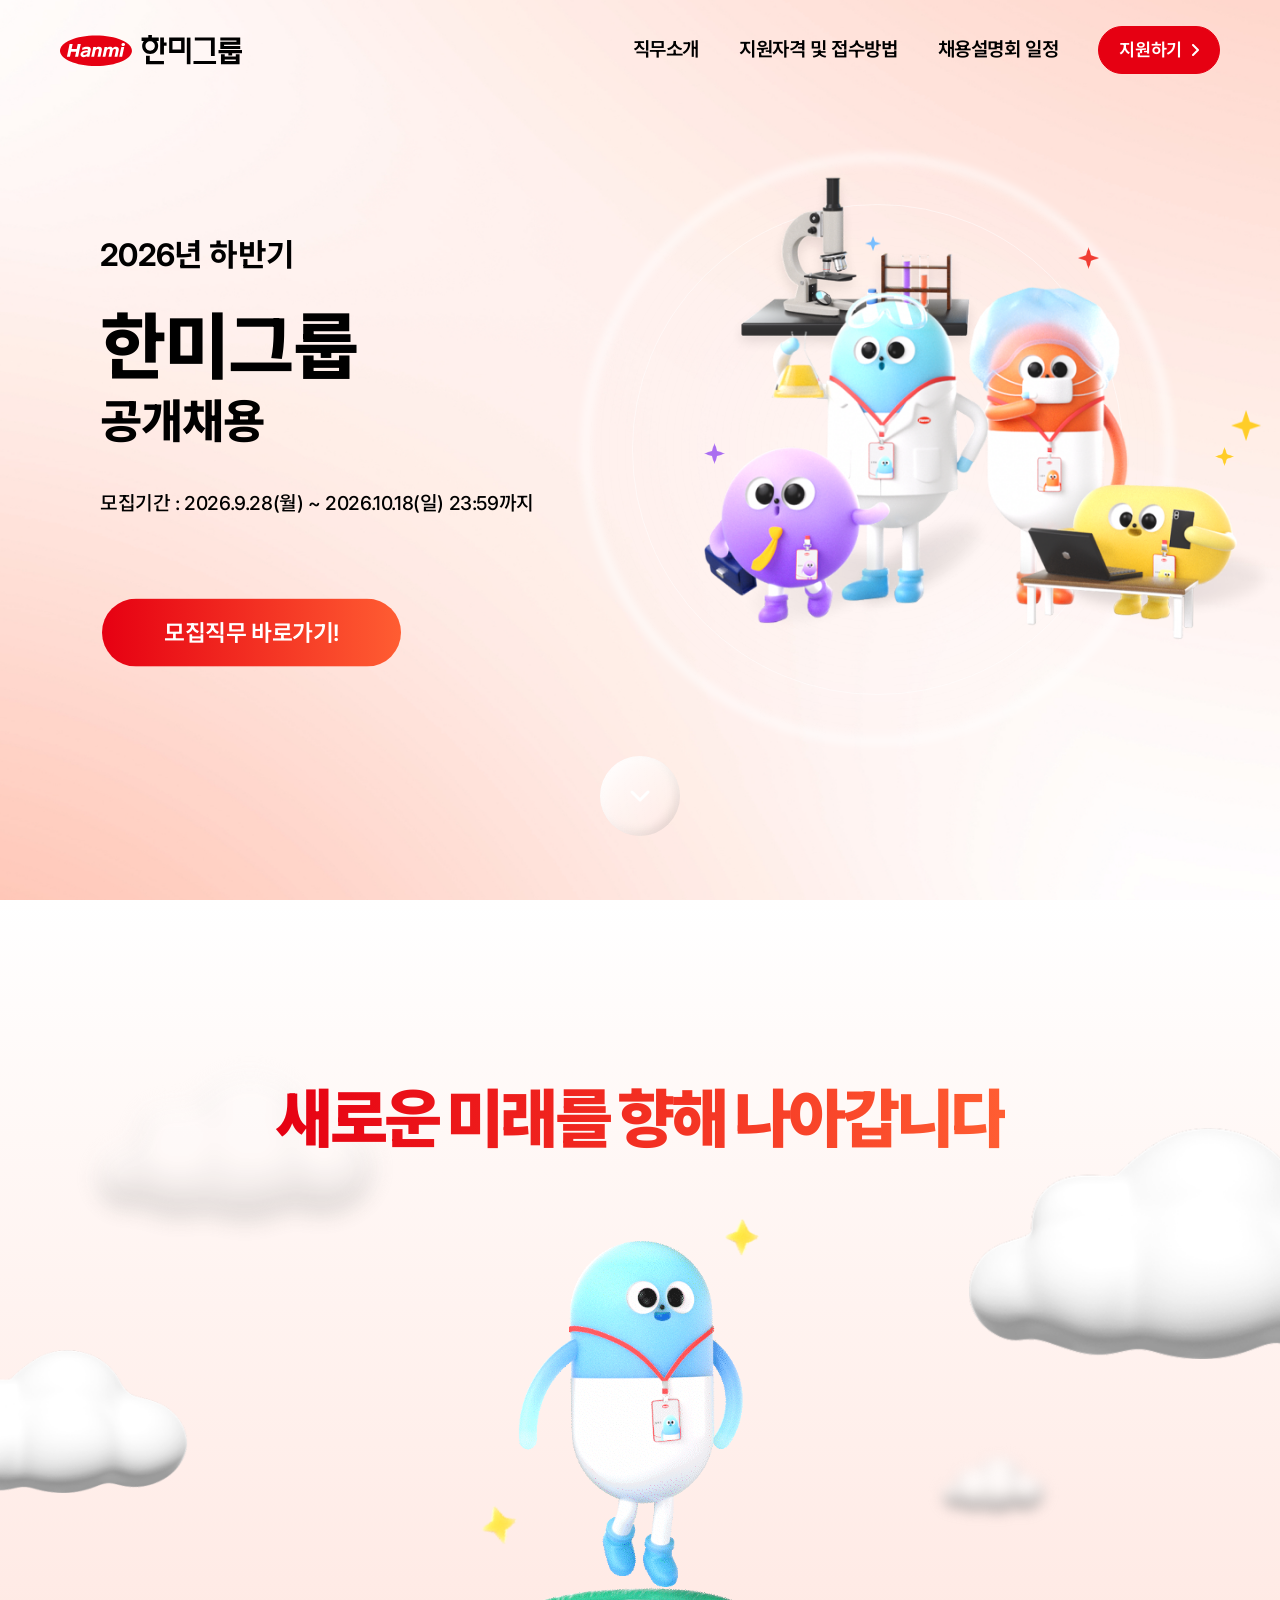
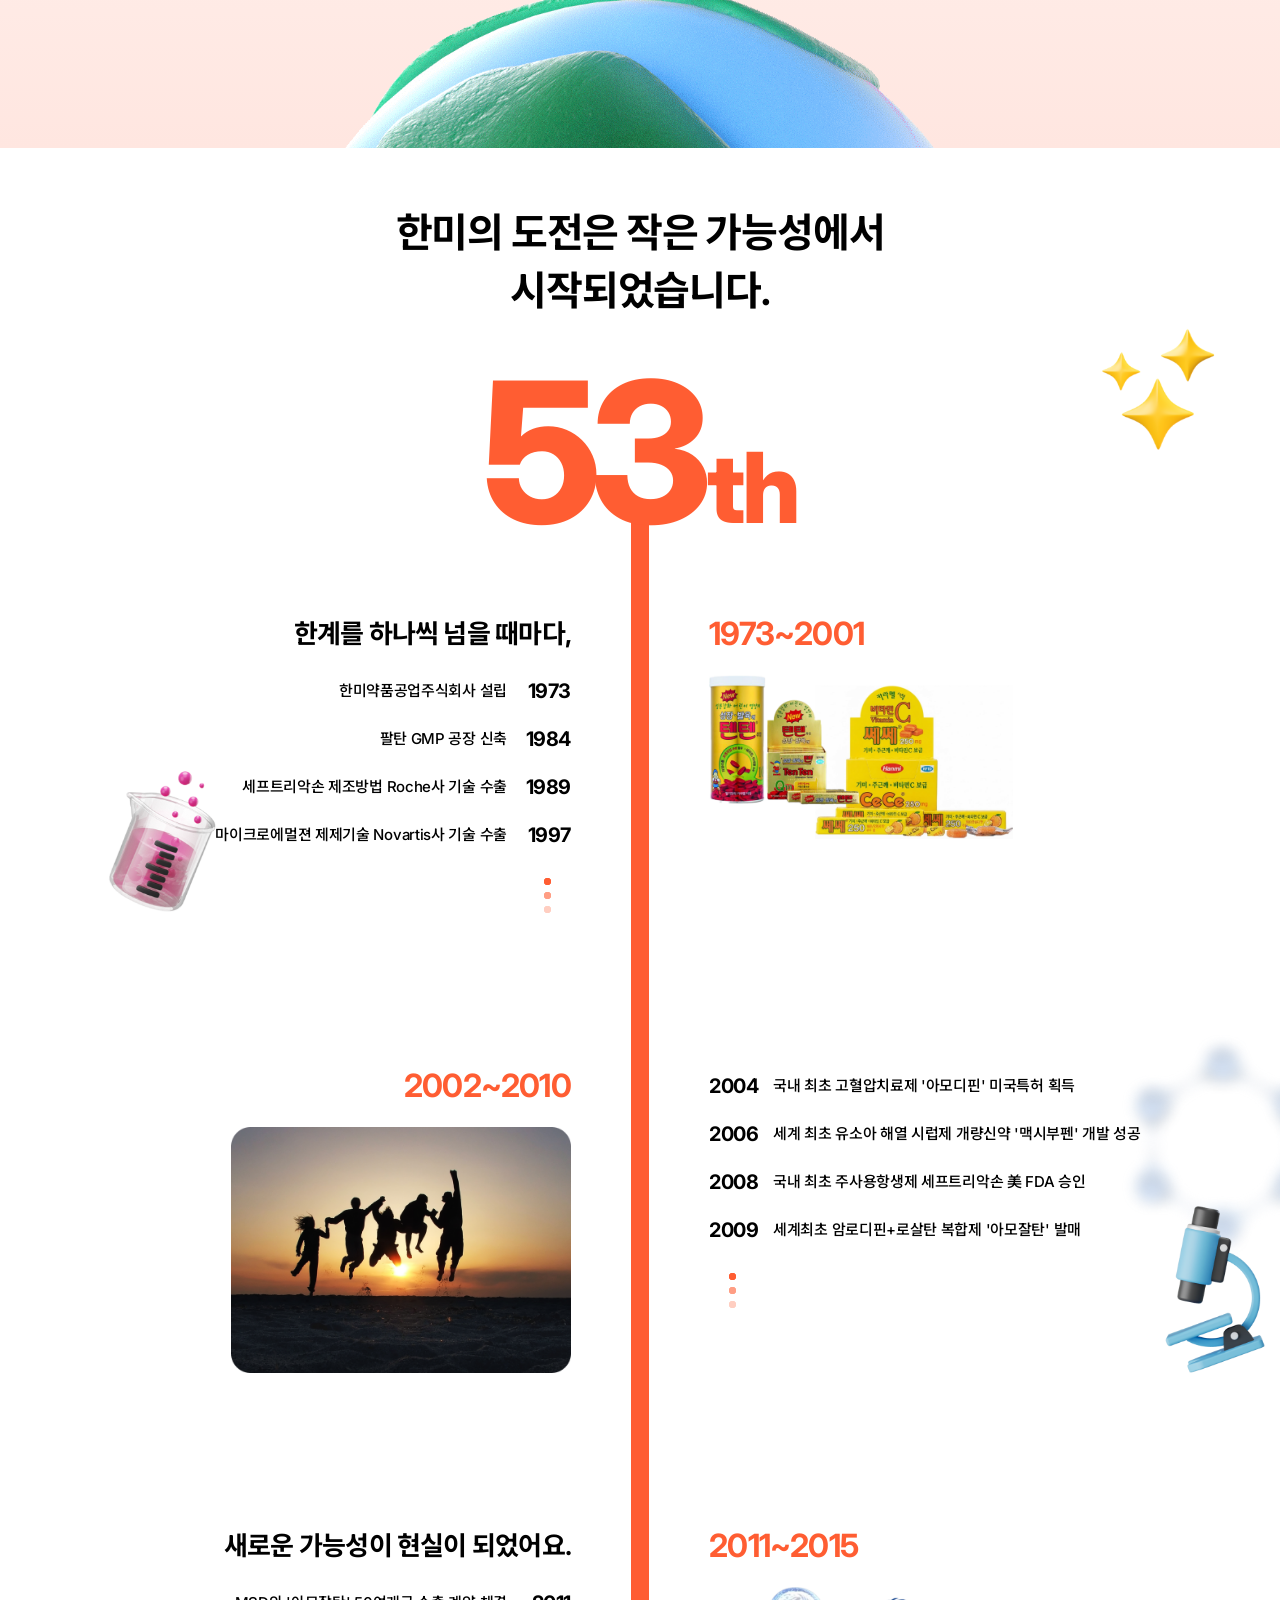
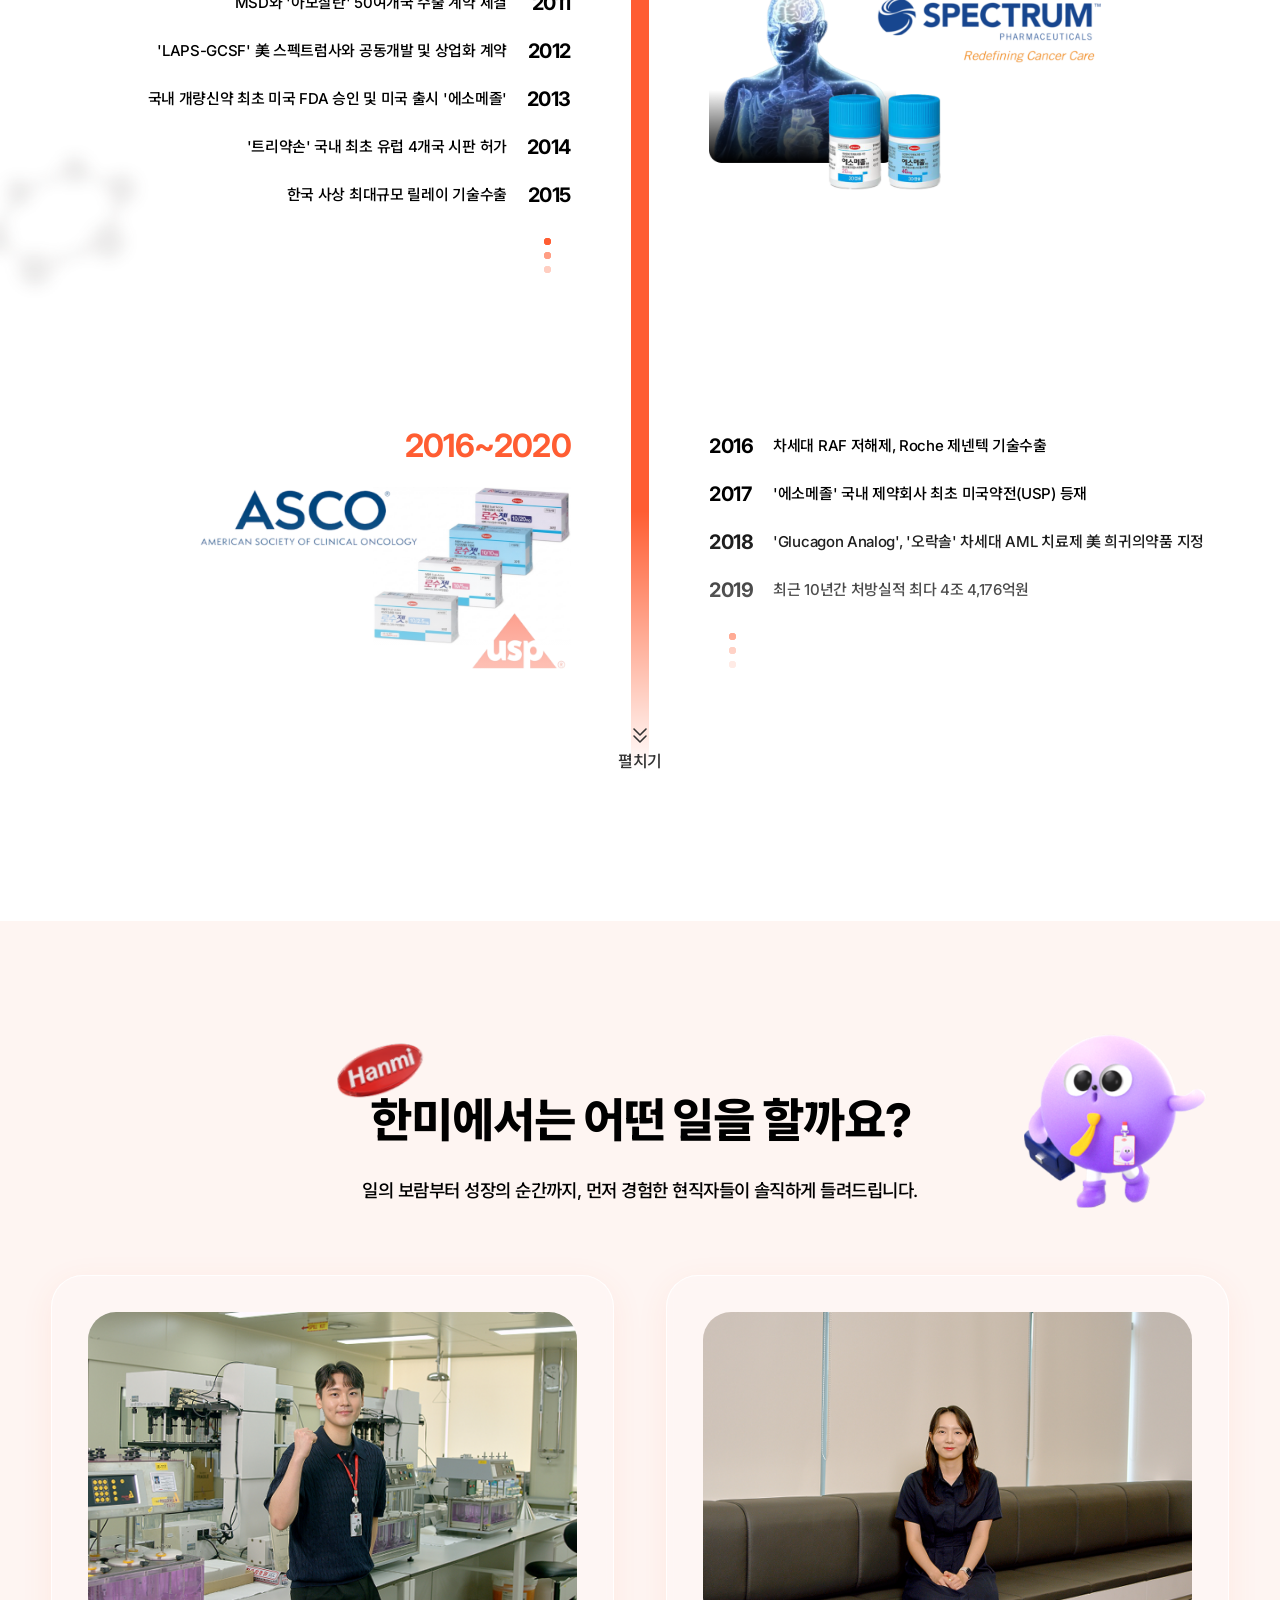
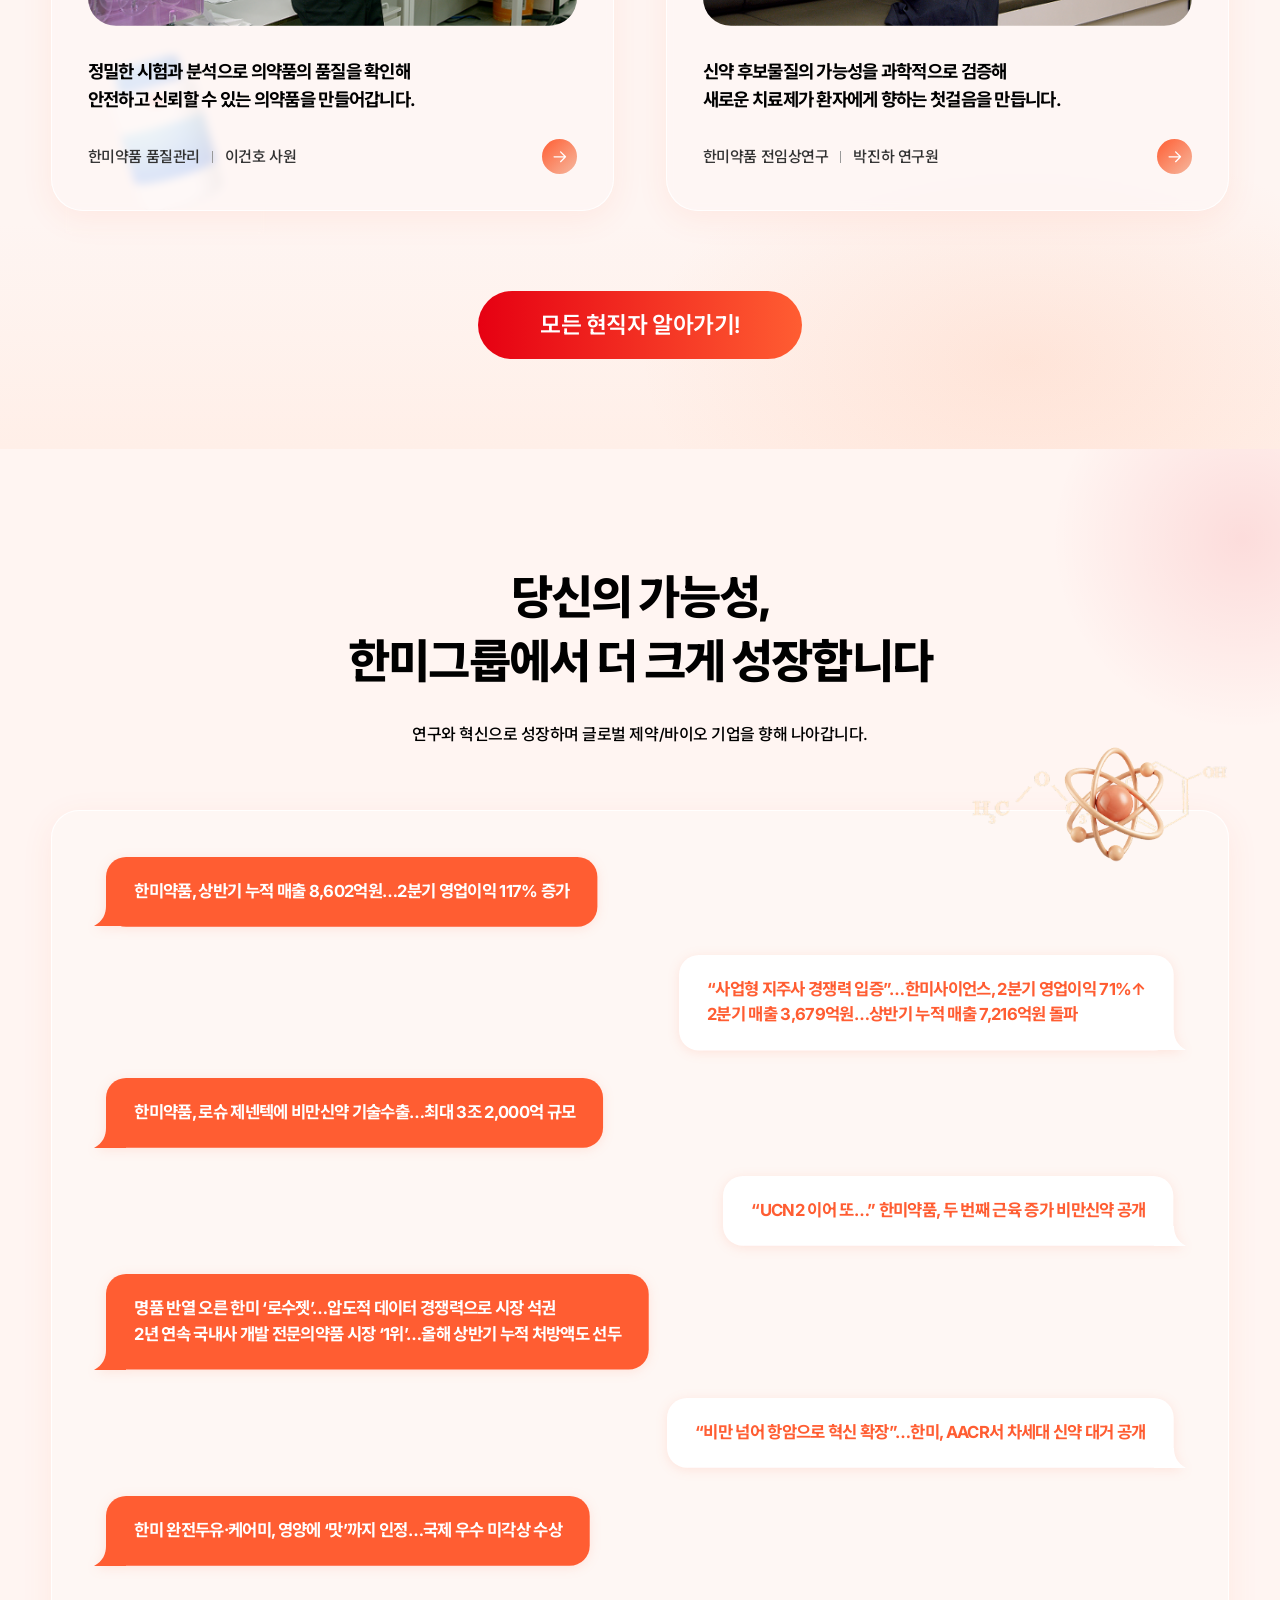
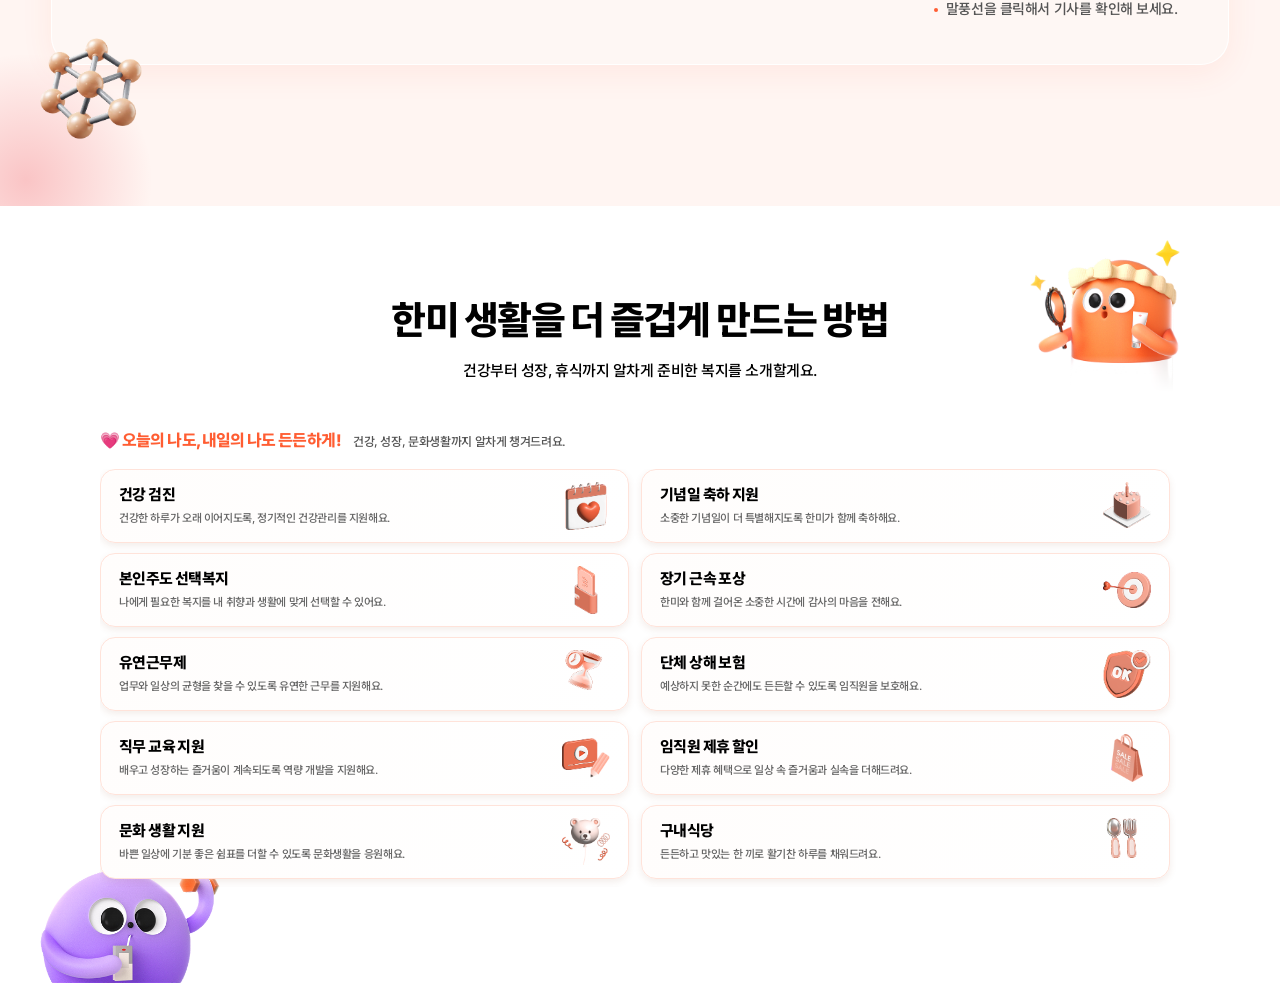
<file: 한미그룹채용/index.html>
<!doctype html>
<html lang="ko">
  <head>
    <meta charset="UTF-8" />
    <meta name="viewport" content="width=device-width, initial-scale=1.0" />
    <!-- <link rel="icon" type="image/png" href="./images/icon_favicon.png"> -->
    <title>Hanmi 지영그룹</title>
    <link rel="preconnect" href="https://fonts.googleapis.com" />
    <link rel="preconnect" href="https://fonts.gstatic.com" crossorigin />
    <!-- prettier-ignore -->
    <link
      href="https://fonts.googleapis.com/css2?family=Inter:wght@500;600;700;800&family=Noto+Sans+KR:wght@500;700;800;900&display=swap"
      rel="stylesheet" />
    <style>
      /* CSS 변수구역 */
      /* :root{변수코드}
  
    1. 변수 설정 방법
    --변수명: 값;
    변수명은 케밥케이스로 주로 씀
    (케밥케이스란? 마이너스 기호로 연결된 변수법)

    2. 변수 호출방법
    var(변수명)
    쓰고 싶은 곳에 값으로 변수를 사용함
  */

      :root {
        --red: #e60012;
        --red-light: #ff5d32;
        --black: #000000;
        --white: #ffffff;
        --white-10: rgba(255, 255, 255, 0.1);
        --white-50: rgba(255, 255, 255, 0.5);
        --font:
          "Inter", "Noto Sans KR", "Pretendard", "Apple SD Gothic Neo",
          "Malgun Gothic", sans-serif;
        --container: 1440px;
        --transition: 0.2s ease;
      }

      *,
      *::before,
      *::after {
        box-sizing: border-box;
      }
      html {
        scroll-behavior: smooth;
      }
      body {
        margin: 0;
        font-family: var(--font);
        color: var(--black);
        background: var(--white);
        word-break: keep-all;
        -webkit-font-smoothing: antialiased;
      }
      a {
        color: inherit;
        text-decoration: none;
        transition:
          color var(--transition),
          background var(--transition),
          border-color var(--transition);
      }
      ul {
        list-style: none;
        margin: 0;
        padding: 0;
      }
      h1,
      h2,
      p {
        margin: 0;
      }
      button {
        font-family: inherit;
        cursor: pointer;
      }

      .inner {
        width: 100%;
        max-width: var(--container);
        margin: 0 auto;
      }

      /* ===== Header ===== */
      .header {
        position: absolute;
        top: 0;
        left: 0;
        right: 0;
        height: 100px;
        z-index: 10;
      }

      .header .inner {
        height: 100px;
        padding: 0 60px;
        display: flex;
        align-items: center;
        justify-content: space-between;
        /* max-width: var(--container-width); */
      }
      .logo {
        display: block;
        width: 182px;
        height: 31px;
        flex: none;
      }
      .logo img {
        display: block;
        width: 182px;
        height: 31px;
      }

      .gnb {
        display: flex;
        align-items: center;
        height: 100px;
      }
      .gnb-list {
        display: flex;
        gap: 40px;
        height: 100px;
      }
      .gnb-list li {
        display: flex;
        align-items: center;
        height: 100px;
      }
      .gnb-list a {
        font-size: 19px;
        font-weight: 600;
        line-height: 20px;
        letter-spacing: -0.4px;
        color: var(--black);
      }
      .gnb-list a:hover,
      .gnb-list a:focus-visible {
        color: var(--red);
      }

      .gnb-apply {
        padding-left: 40px;
      }

      /* 모바일 전용 요소 (데스크탑·태블릿에서는 숨김) */
      .header-m,
      .btn-close {
        display: none;
      }

      /* ===== Buttons ===== */
      .btn-apply {
        display: inline-flex;
        align-items: center;
        justify-content: center;
        gap: 10px;
        height: 48px;
        padding: 0 20px;
        border: 1px solid var(--red);
        border-radius: 500px;
        background: var(--red);
        color: var(--white);
        font-size: 17.4px;
        font-weight: 600;
        line-height: 18px;
        letter-spacing: -0.36px;
        transition:
          background var(--transition),
          color var(--transition),
          border-color var(--transition);
      }
      .btn-apply svg {
        width: 7px;
        height: 12px;
        flex: none;
      }
      .btn-apply svg path {
        stroke: currentColor;
      }
      .btn-apply:hover,
      .btn-apply:focus-visible {
        background: var(--white);
        color: var(--red);
      }

      .btn-cta {
        position: relative;
        display: inline-flex;
        align-items: center;
        justify-content: center;
        width: 303px;
        max-width: 100%;
        height: 72px;
        padding: 0 64px;
        border: 2px solid transparent;
        border-radius: 500px;
        background: linear-gradient(90deg, var(--red) 0%, var(--red-light) 100%)
          padding-box;
        color: var(--white);
        font-size: 22.7px;
        font-weight: 600;
        line-height: 34px;
        letter-spacing: -0.48px;
        white-space: nowrap;
        transition:
          background var(--transition),
          color var(--transition),
          border-color var(--transition);
      }
      .btn-cta:hover,
      .btn-cta:focus-visible {
        background: var(--white);
        color: var(--red);
        border-color: var(--red);
      }

      /* ===== Main Visual ===== */
      .main-visual {
        position: relative;
        height: 900px;
        min-height: 720px;
        overflow: hidden;
        background: #fff1eb url("./images/mv_bg.png") center / cover no-repeat;
        isolation: isolate;
      }
      .main-visual > .inner {
        position: relative;
        height: 100%;
      }

      /* Text */
      .mv-text {
        position: absolute;
        left: 100px;
        top: 50%;
        transform: translateY(-50%);
        width: 560px;
        display: flex;
        flex-direction: column;
        align-items: flex-start;
        gap: 80px;
        z-index: 3;
      }
      .mv-info {
        display: flex;
        flex-direction: column;
        gap: 31.9px;
      }
      .mv-season {
        font-size: 31px;
        font-weight: 700;
        line-height: 45px;
        letter-spacing: -0.64px;
      }
      .mv-title {
        display: flex;
        flex-direction: column;
      }
      .mv-title .emphasis {
        font-size: 72px;
        font-weight: 800;
        line-height: 76px;
        letter-spacing: -1.76px;
      }
      .mv-title .sub {
        font-size: 46px;
        font-weight: 800;
        line-height: 72px;
        letter-spacing: -1.12px;
      }
      .mv-period {
        font-size: 19.2px;
        font-weight: 500;
        line-height: 28px;
        letter-spacing: -0.4px;
      }

      /* Visual stage: 1440 x 900 기준 좌표를 내부 박스 폭에 비례해 축소 */
      .mv-stage {
        position: absolute;
        /* 마지막 캐릭터의 오른쪽 끝(1484.56px)이 화면 밖으로 나가지 않도록 보정 */
        left: min(0px, calc((100vw - 100%) / 2 - 44.56 / 1440 * 100%));
        top: 50%;
        width: 100%;
        height: auto;
        aspect-ratio: 1440 / 900;
        transform: translateY(-50%);
        z-index: 1;
        pointer-events: none;
      }
      .mv-stage img,
      .mv-stage span {
        position: absolute;
        display: block;
        max-width: none;
      }

      .mv-ring-glow {
        width: calc(663 / 1440 * 100%);
        height: calc(663 / 900 * 100%);
        left: calc(700 / 1440 * 100%);
        top: calc(118 / 900 * 100%);
        border: 5px solid var(--white);
        border-radius: 500px;
        background: radial-gradient(
          70.71% 70.71% at 50% 50%,
          rgba(255, 255, 255, 0.2) 0%,
          rgba(255, 255, 255, 0) 100%
        );
        filter: blur(5px);
      }
      .mv-ring {
        width: calc(553 / 1440 * 100%);
        height: calc(553 / 900 * 100%);
        left: calc(755 / 1440 * 100%);
        top: calc(173 / 900 * 100%);
        border: 1px solid var(--white-50);
        border-radius: 500px;
      }

      .mv-micro {
        width: calc(289.52 / 1440 * 100%);
        height: calc(221.76 / 900 * 100%);
        left: calc(862.4 / 1440 * 100%);
        top: calc(124.08 / 900 * 100%);
      }
      .mv-char1 {
        width: calc(253.44 / 1440 * 100%);
        height: calc(395.12 / 900 * 100%);
        left: calc(911.68 / 1440 * 100%);
        top: calc(267.52 / 900 * 100%);
      }
      .mv-char2 {
        width: calc(181.28 / 1440 * 100%);
        height: calc(381.04 / 900 * 100%);
        left: calc(1133.44 / 1440 * 100%);
        top: calc(265.76 / 900 * 100%);
      }
      .mv-char3 {
        width: calc(216.48 / 1440 * 100%);
        height: calc(262.24 / 900 * 100%);
        left: calc(836 / 1440 * 100%);
        top: calc(441.76 / 900 * 100%);
      }
      .mv-char4 {
        width: calc(292.16 / 1440 * 100%);
        height: calc(206.8 / 900 * 100%);
        left: calc(1192.4 / 1440 * 100%);
        top: calc(462.88 / 900 * 100%);
      }

      .mv-star1 {
        width: calc(17.6 / 1440 * 100%);
        height: calc(16.72 / 900 * 100%);
        left: calc(1018.16 / 1440 * 100%);
        top: calc(209.44 / 900 * 100%);
      }
      .mv-star2 {
        width: calc(22.88 / 1440 * 100%);
        height: calc(23.76 / 900 * 100%);
        left: calc(836.88 / 1440 * 100%);
        top: calc(441.76 / 900 * 100%);
      }
      .mv-star3a {
        width: calc(21.12 / 1440 * 100%);
        height: calc(21.12 / 900 * 100%);
        left: calc(1411.52 / 1440 * 100%);
        top: calc(447.04 / 900 * 100%);
      }
      .mv-star3b {
        width: calc(34.32 / 1440 * 100%);
        height: calc(35.2 / 900 * 100%);
        left: calc(1429.12 / 1440 * 100%);
        top: calc(404.8 / 900 * 100%);
      }
      .mv-star4 {
        width: calc(23.76 / 1440 * 100%);
        height: calc(24.64 / 900 * 100%);
        left: calc(1257.52 / 1440 * 100%);
        top: calc(221.76 / 900 * 100%);
      }

      /* Scroll button */
      .btn-scroll {
        position: absolute;
        left: 50%;
        bottom: 64px;
        transform: translateX(-50%);
        width: 80px;
        height: 80px;
        padding: 0;
        border: 0;
        border-radius: 500px;
        background: var(--white-10);
        box-shadow:
          inset 4px 4px 10px rgba(255, 255, 255, 0.4),
          inset -4px -4px 10px rgba(0, 0, 0, 0.1);
        -webkit-backdrop-filter: blur(5px);
        backdrop-filter: blur(5px);
        display: flex;
        align-items: center;
        justify-content: center;
        z-index: 3;
        transition: background var(--transition);
      }
      .btn-scroll::before {
        content: "";
        position: absolute;
        inset: 0;
        border-radius: 500px;
        background: linear-gradient(
          132.3deg,
          rgba(255, 255, 255, 0.8) 12.7%,
          rgba(255, 255, 255, 0) 86.3%
        );
        z-index: -1;
      }
      .btn-scroll svg {
        width: 40px;
        height: 40px;
      }
      .btn-scroll svg path {
        stroke: var(--white);
        transition: stroke var(--transition);
      }
      .btn-scroll:hover {
        background: var(--white);
      }
      .btn-scroll:hover svg path {
        stroke: var(--red);
      }

      .sr-only {
        position: absolute;
        width: 1px;
        height: 1px;
        margin: -1px;
        padding: 0;
        overflow: hidden;
        clip: rect(0, 0, 0, 0);
        white-space: nowrap;
        border: 0;
      }

      /* ===== Responsive (Desktop First / max-width) ===== */

      /* ----- Tablet : 1024px 이하 ----- */
      @media (max-width: 1024px) {
        .header {
          height: 90px;
        }
        .header .inner {
          height: 90px;
          padding: 0 clamp(28px, 4vw, 40px);
        }
        .logo,
        .logo img {
          width: 160px;
          height: 27px;
        }

        .gnb,
        .gnb-list,
        .gnb-list li {
          height: 90px;
        }
        .gnb-list {
          gap: clamp(16px, 2.5vw, 30px);
        }
        .gnb-list a {
          font-size: clamp(15px, 2vw, 17px);
        }
        .gnb-apply {
          padding-left: clamp(16px, 2.5vw, 30px);
        }
        .btn-apply {
          height: 44px;
          padding: 0 18px;
          font-size: 16px;
        }

        /* 히어로: 텍스트 위 / 비주얼 아래 세로 배치 (스테이지는 기준점(1160,124)을 중심으로 축소) */
        .main-visual {
          --mv-top: 478px; /* 캐릭터 상단 y */
          --mv-scale: 0.7; /* 스테이지 축소 비율 */
          --mv-bottom: 110px; /* 캐릭터 하단 ~ 섹션 하단 여백 */
          height: calc(
            var(--mv-top) + 580px * var(--mv-scale) + var(--mv-bottom)
          );
          min-height: 0;
        }
        .mv-text {
          position: relative;
          left: auto;
          top: auto;
          transform: none;
          width: auto;
          padding: 100px 40px 0;
          gap: 40px;
        }
        .mv-info {
          gap: 20px;
        }
        .mv-season {
          font-size: 27px;
          line-height: 38px;
          letter-spacing: -0.56px;
        }
        .mv-title .emphasis {
          font-size: 56px;
          line-height: 64px;
          letter-spacing: -1.36px;
        }
        .mv-title .sub {
          font-size: 36px;
          line-height: 52px;
          letter-spacing: -0.88px;
        }
        .btn-cta {
          height: 64px;
          font-size: 20px;
          line-height: 30px;
        }

        .mv-stage {
          /* 태블릿·모바일은 기존 1440 x 900 좌표와 축소 배율 유지 */
          width: 1440px;
          height: 900px;
          left: calc(50% - 1160px);
          right: auto;
          top: calc(var(--mv-top) - 124px);
          transform: scale(var(--mv-scale));
          transform-origin: 1160px 124px;
        }

        .btn-scroll {
          width: 64px;
          height: 64px;
          bottom: 36px;
        }
        .btn-scroll svg {
          width: 32px;
          height: 32px;
        }
      }

      /* ----- 헤더 공간 확보: 767px 이하부터 햄버거 메뉴 (391~767px 구간 헤더 넘침 방지) ----- */
      @media (max-width: 767px) {
        .main-visual {
          --mv-scale: 0.6;
        }

        .header {
          height: 64px;
        }
        .header .inner {
          height: 64px;
          padding: 0 20px;
        }
        .logo,
        .logo img {
          width: 130px;
          height: 22px;
        }

        /* 헤더 우측: 지원하기 + 햄버거 */
        .header-m {
          display: flex;
          align-items: center;
        }
        .header-m .btn-apply {
          height: 32px;
          padding: 0 12px;
          font-size: 12px;
          line-height: 18px;
          letter-spacing: -0.26px;
        }
        .btn-menu,
        .btn-close {
          display: flex;
          align-items: center;
          justify-content: center;
          width: 44px;
          height: 44px;
          padding: 0;
          border: 0;
          background: none;
          color: var(--black);
        }
        .btn-menu {
          margin-right: -10px;
        }
        .btn-menu svg,
        .btn-close svg {
          width: 24px;
          height: 24px;
        }

        /* 전체 메뉴: 오른쪽에서 슬라이드 */
        .gnb {
          position: fixed;
          top: 0;
          right: 0;
          z-index: 20;
          display: block;
          width: 100%;
          height: 100vh;
          height: 100dvh;
          padding-top: 64px;
          background: var(--white);
          overflow-y: auto;
          overscroll-behavior: contain;
          transform: translateX(100%);
          visibility: hidden;
          transition:
            transform 0.35s ease,
            visibility 0s linear 0.35s;
        }
        .gnb.is-open {
          transform: translateX(0);
          visibility: visible;
          transition:
            transform 0.35s ease,
            visibility 0s;
        }
        .gnb::before {
          /* 메뉴 상단 로고 (헤더 로고와 동일 위치) */
          content: "";
          position: absolute;
          top: 0;
          left: 20px;
          width: 130px;
          height: 64px;
          background: url("./images/logo.svg") left center / 130px 22px
            no-repeat;
        }
        .gnb::after {
          /* 우측 하단 캐릭터 */
          content: "";
          position: absolute;
          right: 12px;
          bottom: 0;
          width: 140px;
          height: 144px;
          background: url("./images/mo_menu_char.png") center bottom / contain
            no-repeat;
          pointer-events: none;
        }
        .btn-close {
          position: absolute;
          top: 10px;
          right: 10px;
        }

        .gnb-list {
          display: block;
          height: auto;
          margin: 32px 20px 0;
        }
        .gnb-list li {
          display: block;
          height: auto;
          border-bottom: 1px solid #e5e5e5;
        }
        .gnb-list a {
          display: block;
          padding: 16px 0;
          font-size: 18px;
          line-height: 26px;
        }
        .gnb-apply {
          padding: 36px 20px 0;
        }
        .gnb-apply .btn-apply {
          display: flex;
          width: 100%;
          height: 48px;
          font-size: 17.4px;
        }

        body.is-menu-open {
          overflow: hidden;
        }
      }

      /* ----- Mobile : 390px 이하 ----- */
      @media (max-width: 390px) {
        .main-visual {
          --mv-top: 454px;
          --mv-scale: 0.5;
          --mv-bottom: 54px;
        }

        .mv-text {
          padding: 100px 20px 0;
          gap: 52px;
        }
        .mv-season {
          font-size: 20px;
          line-height: 30px;
          letter-spacing: -0.42px;
        }
        .mv-title .emphasis {
          font-size: 54px;
          line-height: 62px;
          letter-spacing: -1.32px;
        }
        .mv-title .sub {
          font-size: 35px;
          line-height: 50px;
          letter-spacing: -0.86px;
        }
        .mv-period {
          font-size: 12.5px;
          line-height: 20px;
          letter-spacing: -0.26px;
        }
        .btn-cta {
          width: 200px;
          height: 48px;
          padding: 0;
          font-size: 15px;
          line-height: 24px;
        }

        .btn-scroll {
          width: 40px;
          height: 40px;
          bottom: 16px;
        }
        .btn-scroll svg {
          width: 24px;
          height: 24px;
        }
      }
      /* ===== Mirae ===== */
      .main-mirae {
        position: relative;
        height: clamp(760px, 66.28vw, 960px);
        overflow: hidden;
        isolation: isolate;
        background: linear-gradient(
          180deg,
          #ffffff 0%,
          #fff8f6 28%,
          #ffe6e0 100%
        );
      }
      .main-mirae > .inner {
        position: relative;
        height: 100%;
        /* 구름은 기존 .inner의 최대 폭과 관계없이 화면 가장자리에 배치 */
        max-width: none;
      }
      .mirae-title {
        position: relative;
        z-index: 2;
        width: fit-content;
        max-width: calc(100% - 40px);
        margin: 0 auto;
        padding-top: clamp(160px, 13.89vw, 200px);
        font-size: clamp(54px, 4.94vw, 72px);
        font-weight: 900;
        line-height: 1.3;
        letter-spacing: -0.06em;
        text-align: center;
        word-break: keep-all;
        color: var(--red);
      }
      /* 텍스트 클리핑 미지원 환경에서는 빨간색 텍스트로 표시 */
      @supports ((background-clip: text) or (-webkit-background-clip: text)) {
        .mirae-title {
          background: linear-gradient(
            90deg,
            var(--red) 0%,
            var(--red-light) 100%
          );
          -webkit-background-clip: text;
          background-clip: text;
          color: transparent;
        }
      }
      .mirae-stage {
        position: absolute;
        inset: 0;
        z-index: 1;
        pointer-events: none;
      }
      .mirae-stage img {
        position: absolute;
        display: block;
        height: auto;
        max-width: none;
      }
      .mirae-character {
        top: 40.16%;
        left: 50%;
        width: min(54.02%, 800px);
        transform: translateX(-50%);
        z-index: 1;
      }
      .mirae-cloud1 {
        width: min(27.78%, 400px);
        left: 4.5%;
        top: 18%;
        filter: blur(6px);
        opacity: 0.9;
      }
      .mirae-cloud2 {
        width: min(11.19%, 160px);
        right: 16.8%;
        top: 64.5%;
        filter: blur(4px);
      }
      .mirae-cloud3 {
        width: min(14.66%, 211px);
        left: 0;
        top: 53.1%;
      }
      .mirae-cloud4 {
        width: min(24.31%, 350px);
        right: 0;
        top: 26.9%;
      }
      .mirae-star1 {
        width: min(2.78%, 40px);
        left: 56.6%;
        top: 37.6%;
        z-index: 2;
      }
      .mirae-star2 {
        width: min(3.86%, 56px);
        left: 37.1%;
        top: 70.8%;
        z-index: 2;
      }

      /* ----- Tablet : 1199px 이하 (이 섹션에만 적용) ----- */
      @media (max-width: 1199px) {
        .main-mirae {
          height: clamp(620px, 68.26vw, 820px);
        }
        .mirae-title {
          padding-top: clamp(112px, 13.49vw, 160px);
          font-size: clamp(32px, 4.14vw, 48px);
          background: none;
          color: var(--black);
        }
        .mirae-title .emphasis {
          color: var(--red);
        }
        .mirae-character {
          width: 40.92%;
          top: 56.13%;
        }
        .mirae-cloud1 {
          width: 22.03%;
          left: 15%;
          top: 40%;
          filter: blur(5px);
        }
        .mirae-cloud2 {
          width: 8.63%;
          right: 24.3%;
          top: 74.5%;
          filter: blur(3px);
        }
        .mirae-cloud3 {
          width: 10.79%;
          top: 65.75%;
        }
        .mirae-cloud4 {
          width: 17.99%;
          top: 46.5%;
        }
        .mirae-star1 {
          width: 2.16%;
          left: 55%;
          top: 54.3%;
        }
        .mirae-star2 {
          width: 3.06%;
          left: 40.5%;
          top: 78.5%;
        }
      }

      /* ----- Mobile : 800px 이하 / 390px 화면에서 약 425px 높이 ----- */
      @media (max-width: 800px) {
        .main-mirae {
          height: max(360px, 108.97vw);
        }
        .mirae-title {
          max-width: calc(100% - 32px);
          padding-top: 16.4vw;
          font-size: clamp(24px, 7.55vw, 60px);
          color: var(--red);
        }
        .mirae-title .emphasis {
          color: inherit;
        }
        .mirae-character {
          width: 61.54%;
          top: 59.06%;
        }
        .mirae-cloud1 {
          width: 33.33%;
          left: 7.8%;
          top: 28.8%;
          filter: blur(4px);
        }
        .mirae-cloud2 {
          width: 15.38%;
          right: 5.5%;
          top: 65.8%;
          filter: blur(2px);
        }
        .mirae-cloud3 {
          width: 24.1%;
          top: 52.2%;
        }
        .mirae-cloud4 {
          width: 35.9%;
          top: 30.35%;
        }
        .mirae-star1 {
          width: 2.82%;
          left: 58.5%;
          top: 55.9%;
        }
        .mirae-star2 {
          width: 4.62%;
          left: 36.8%;
          top: 78.1%;
        }
        @supports ((background-clip: text) or (-webkit-background-clip: text)) {
          .mirae-title {
            background: linear-gradient(
              90deg,
              var(--red) 0%,
              var(--red-light) 100%
            );
            -webkit-background-clip: text;
            background-clip: text;
            color: transparent;
          }
        }
      }

      /* ===== History ===== */
      .main-history {
        /* 디바이스별 차이는 아래 변수값만 교체 (Tablet / Mobile 미디어쿼리 참고) */
        --h-side: 40px; /* 좌우 여백 */
        --h-gutter: 138px; /* 중앙 라인 영역(좌우 컬럼 사이 간격) */
        --h-line: 18px; /* 중앙 라인 두께 */
        --h-pt: 56px;
        --h-pb: 140px;

        --h-title: 40px;
        --h-title-lh: 1.45;
        --h-num: clamp(157px, 15.3vw, 220px);
        --h-num-gap: 54px; /* 타이틀 ~ 53th */
        --h-head-gap: 82px; /* 53th ~ 첫 블록 */
        --h-row-gap: 152px; /* 블록 간격 */

        --h-period: 32px;
        --h-period-lh: 42px;
        --h-slogan: 26px;
        --h-slogan-lh: 36px;
        --h-slogan-pad: 3px; /* 슬로건 세로 중앙을 기간 라벨과 맞춤 */
        --h-slogan-gap: 28px;
        --h-even-top: 10px; /* 슬로건 없는 블록의 목록 시작 보정 */
        --h-year: 20px;
        --h-year-col: 64px;
        --h-text: 15px;
        --h-text-lh: 22px;
        --h-item-gap: 26px;
        --h-dot-gap: 32px;
        --h-dot-offset: 20px;
        --h-fig-gap: 20px;

        --h-end-gap: 150px; /* 마지막 블록 ~ 100th */
        --h-end-text-gap: 108px;
        --h-end-small: 18px;
        --h-end-small-lh: 28px;
        --h-end-big: 32px;
        --h-end-big-lh: 46px;

        --h-toggle-gap: 80px; /* 펼침 상태: 본문 ~ 버튼 */
        --h-toggle-overlap: -56px; /* 접힘 상태: 그라데이션과 겹치는 정도 */
        --h-fade: 260px; /* 페이드아웃 높이 */

        position: relative;
        padding-bottom: var(--h-pb);
        background: var(--white);
      }

      /* 접힘/펼침 영역: 높이 값은 JS가 --history-full / --history-closed(전체의 2/3)로 주입 */
      .history-clip {
        position: relative;
        overflow: hidden;
        max-height: var(--history-full, none);
        transition: max-height 0.6s cubic-bezier(0.4, 0, 0.2, 1);
      }
      .main-history.is-collapsed .history-clip {
        max-height: var(--history-closed, 1200px);
      }

      /* 하단 페이드아웃 오버레이 (접힘 상태에서만 노출) */
      .history-clip::after {
        content: "";
        position: absolute;
        left: 0;
        right: 0;
        bottom: 0;
        height: var(--h-fade);
        background: linear-gradient(
          to bottom,
          rgba(255, 255, 255, 0) 0%,
          #fff 100%
        ); /* 투명 → #fff */
        opacity: 0;
        pointer-events: none;
        transition: opacity 0.4s ease;
        z-index: 3;
      }
      .main-history.is-collapsed .history-clip::after {
        opacity: 1;
      }

      .history-body {
        position: relative;
        padding-top: var(--h-pt);
      }

      /* Head */
      .history-head {
        text-align: center;
      }
      .history-title {
        margin: 0;
        font-size: var(--h-title);
        font-weight: 700;
        line-height: var(--h-title-lh);
        letter-spacing: -0.03em;
      }
      .history-title span {
        display: block;
      }

      .history-num {
        position: relative;
        z-index: 1; /* 중앙 라인 위로 */
        margin: 0;
        font-size: var(--h-num);
        font-weight: 800;
        line-height: 0.8;
        letter-spacing: -0.06em;
        color: var(--red-light);
      }
      .history-head .history-num {
        margin-top: var(--h-num-gap);
      }
      .history-th {
        margin-left: 0.06em;
        font-size: 0.5em;
        letter-spacing: -0.03em;
      }

      /* Timeline */
      .history-timeline {
        position: relative;
        max-width: calc(1200px + var(--h-side) * 2);
        margin: var(--h-head-gap) auto 0;
        padding: 0 var(--h-side);
        list-style: none;
      }
      .history-timeline::before {
        /* 중앙 세로 라인: 53th 뒤에서 시작해 100th 상단까지 */
        content: "";
        position: absolute;
        left: 50%;
        top: calc(-1 * (var(--h-head-gap) + 30px));
        bottom: calc(-1 * (var(--h-end-gap) + 40px));
        width: var(--h-line);
        transform: translateX(-50%);
        background: var(--red-light);
      }

      .history-item {
        display: grid;
        grid-template-columns: minmax(0, 1fr) var(--h-gutter) minmax(0, 1fr);
        grid-template-rows: auto 1fr;
        align-items: start;
      }
      .history-item + .history-item {
        margin-top: var(--h-row-gap);
      }

      /* 홀수: 정보(좌) / 기간+이미지(우) · 짝수: 기간+이미지(좌) / 정보(우) */
      .history-item:nth-child(odd) {
        grid-template-areas: "info . period" "info . fig";
      }
      .history-item:nth-child(even) {
        grid-template-areas: "period . info" "fig . info";
      }

      .history-period {
        grid-area: period;
        margin: 0;
        font-size: var(--h-period);
        font-weight: 700;
        line-height: var(--h-period-lh);
        letter-spacing: -0.02em;
        color: var(--red-light);
      }
      .history-info {
        grid-area: info;
      }
      .history-fig {
        grid-area: fig;
        width: var(--h-fig-w, 100%);
        max-width: 100%;
        margin: var(--h-fig-gap) 0 0;
      }
      .history-fig img {
        display: block;
        width: 100%;
        height: auto;
      }

      .history-fig1 {
        --h-fig-w: 304px;
      }
      .history-fig2 {
        --h-fig-w: 340px;
      }
      .history-fig3 {
        --h-fig-w: 400px;
      }
      .history-fig4 {
        --h-fig-w: 376px;
      }
      .history-fig5 {
        --h-fig-w: 304px;
      }

      .history-slogan {
        margin: 0 0 var(--h-slogan-gap);
        padding-top: var(--h-slogan-pad);
        font-size: var(--h-slogan);
        font-weight: 700;
        line-height: var(--h-slogan-lh);
        letter-spacing: -0.03em;
      }

      .history-events {
        display: flex;
        flex-direction: column;
        gap: var(--h-item-gap);
        margin: 0;
        padding: 0;
        list-style: none;
      }
      .history-events li {
        display: flex;
        align-items: center;
        margin: 0;
      }
      .history-year {
        flex: 0 0 var(--h-year-col);
        font-size: var(--h-year);
        font-weight: 700;
        line-height: 1;
        letter-spacing: -0.02em;
      }
      .history-desc {
        min-width: 0;
        margin: 0;
        font-size: var(--h-text);
        font-weight: 500;
        line-height: var(--h-text-lh);
        letter-spacing: -0.02em;
      }
      .history-desc span {
        display: block;
      }

      /* 블록 하단 점 3개 (연결 암시) */
      .history-info::after {
        content: "";
        display: block;
        width: 7px;
        height: 35px;
        margin-top: var(--h-dot-gap);
        background:
          radial-gradient(
            circle at 50% 3.5px,
            rgba(255, 93, 50, 1) 3.5px,
            transparent 4px
          ),
          radial-gradient(
            circle at 50% 17.5px,
            rgba(255, 93, 50, 0.6) 3.5px,
            transparent 4px
          ),
          radial-gradient(
            circle at 50% 31.5px,
            rgba(255, 93, 50, 0.3) 3.5px,
            transparent 4px
          );
      }

      /* 홀수: 우측 정렬 (연도 우측) */
      .history-item:nth-child(odd) .history-info {
        text-align: right;
      }
      .history-item:nth-child(odd) .history-events li {
        flex-direction: row-reverse;
      }
      .history-item:nth-child(odd) .history-year {
        text-align: right;
      }
      .history-item:nth-child(odd) .history-period {
        text-align: left;
      }
      .history-item:nth-child(odd) .history-fig {
        justify-self: start;
      }
      .history-item:nth-child(odd) .history-info::after {
        margin-left: auto;
        margin-right: var(--h-dot-offset);
      }

      /* 짝수: 좌측 정렬 (연도 좌측) */
      .history-item:nth-child(even) .history-info {
        text-align: left;
      }
      .history-item:nth-child(even) .history-events {
        margin-top: var(--h-even-top);
      }
      .history-item:nth-child(even) .history-year {
        text-align: left;
      }
      .history-item:nth-child(even) .history-period {
        text-align: right;
      }
      .history-item:nth-child(even) .history-fig {
        justify-self: end;
      }
      .history-item:nth-child(even) .history-info::after {
        margin-left: var(--h-dot-offset);
      }

      /* End */
      .history-end {
        position: relative;
        z-index: 1;
        margin-top: var(--h-end-gap);
        text-align: center;
      }
      .history-end::before {
        /* 하단 은은한 복숭아빛 글로우 */
        content: "";
        position: absolute;
        left: 50%;
        bottom: -120px;
        z-index: -1;
        width: min(1000px, 100%);
        height: 420px;
        transform: translateX(-50%);
        background: radial-gradient(
          50% 50% at 50% 50%,
          rgba(255, 93, 50, 0.09) 0%,
          rgba(255, 93, 50, 0) 100%
        );
        pointer-events: none;
      }
      .history-end-lead {
        margin: var(--h-end-text-gap) 0 0;
        padding: 0 20px;
        font-size: var(--h-end-small);
        font-weight: 500;
        line-height: var(--h-end-small-lh);
        letter-spacing: -0.03em;
      }
      .history-end-strong {
        margin: 0.7em 0 0;
        font-size: var(--h-end-big);
        font-weight: 700;
        line-height: var(--h-end-big-lh);
        letter-spacing: -0.04em;
      }
      .history-end-strong span {
        display: block;
      }

      /* Decoration (Desktop only: 좌표는 섹션 전체 크기 기준 %) */
      .history-deco {
        position: absolute;
        inset: 0;
        pointer-events: none;
      }
      .history-deco img {
        position: absolute;
        display: block;
        height: auto;
        max-width: none;
      }
      .history-star {
        width: max(13%, 124px);
        left: 84%;
        top: 4.7%;
      }
      .history-beaker {
        width: max(13%, 116px);
        left: 6.3%;
        top: 17.4%;
      }
      .history-hexblue {
        width: min(16%, 230px);
        left: 87.5%;
        top: 26.5%;
      }
      .history-microscope {
        width: max(12%, 108px);
        left: 88%;
        top: 31.4%;
      }
      .history-hexgray {
        width: max(15%, 172px);
        left: -3%;
        top: 47%;
      }
      .history-molecule {
        width: max(12%, 136px);
        left: 90%;
        top: 69%;
      }
      .history-shadow {
        width: min(16%, 230px);
        left: -2%;
        top: 82.5%;
      }
      .history-char {
        width: max(12%, 137px);
        left: 4.9%;
        top: 77%;
      }

      /* Toggle button */
      .history-toggle {
        position: relative;
        z-index: 4; /* 페이드 오버레이 위 */
        display: flex;
        flex-direction: column;
        align-items: center;
        gap: 2px;
        margin: var(--h-toggle-gap) auto 0;
        padding: 8px 16px;
        border: 0;
        background: none;
        color: #333;
        font-size: 16px;
        font-weight: 500;
        line-height: 24px;
        letter-spacing: -0.3px;
        transition:
          margin-top 0.6s cubic-bezier(0.4, 0, 0.2, 1),
          color var(--transition);
      }
      .history-toggle[hidden] {
        display: none;
      }
      .history-toggle:hover,
      .history-toggle:focus-visible {
        color: var(--red);
      }
      .history-toggle:focus-visible {
        outline: 2px solid var(--red);
        outline-offset: 2px;
        border-radius: 8px;
      }
      .history-toggle-icon {
        width: 24px;
        height: 24px;
        transition: transform 0.4s ease;
      }
      .main-history.is-collapsed .history-toggle {
        margin-top: var(--h-toggle-overlap);
      }
      .main-history.is-collapsed .history-toggle-icon {
        transform: rotate(180deg);
      }

      @media (prefers-reduced-motion: reduce) {
        .history-clip,
        .history-clip::after,
        .history-toggle,
        .history-toggle-icon {
          transition: none;
        }
      }

      /* ----- Tablet : 1024px 이하 (2열 + 중앙 라인 유지, 수치만 축소) ----- */
      @media (max-width: 1024px) {
        .main-history {
          --h-side: clamp(28px, 4vw, 40px);
          --h-gutter: 128px;
          --h-line: 12px;
          --h-pt: 90px;
          --h-pb: 150px;

          --h-title: clamp(28px, 4vw, 36px);
          --h-num: clamp(136px, 18.2vw, 156px);
          --h-num-gap: 64px;
          --h-row-gap: 128px;

          --h-period: 28px;
          --h-period-lh: 36px;
          --h-slogan: 22px;
          --h-slogan-lh: 32px;
          --h-slogan-pad: 2px;
          --h-slogan-gap: 24px;
          --h-even-top: 8px;
          --h-year: 18px;
          --h-year-col: 56px;
          --h-text: 14px;
          --h-text-lh: 20px;
          --h-item-gap: 24px;
          --h-dot-gap: 28px;
          --h-dot-offset: 18px;
          --h-fig-gap: 18px;

          --h-end-text-gap: 90px;
          --h-end-small: 16px;
          --h-end-small-lh: 26px;
          --h-end-big: 26px;
          --h-end-big-lh: 40px;

          --h-toggle-gap: 72px;
          --h-toggle-overlap: -48px;
          --h-fade: 200px;
        }
        .history-deco {
          display: none;
        } /* 장식 컨테이너 1곳만 숨김 (태블릿/모바일 시안에 없음) */

        /* 이미지 폭: 768 기준 시안 비율(vw), 데스크탑 값에서 상한 */
        .history-fig1 {
          --h-fig-w: min(34.8vw, 304px);
        }
        .history-fig2 {
          --h-fig-w: min(37.5vw, 340px);
        }
        .history-fig3 {
          --h-fig-w: min(36.7vw, 400px);
        }
        .history-fig4 {
          --h-fig-w: min(37vw, 376px);
        }
        .history-fig5 {
          --h-fig-w: min(34.8vw, 304px);
        }
      }

      /* ----- Mobile : 767px 이하 (1열: 기간 → 정보 → 이미지, 홀수 우측 / 짝수 좌측 정렬) ----- */
      @media (max-width: 767px) {
        .main-history {
          --h-side: 20px;
          --h-line: 0px;
          --h-pt: 28px;
          --h-pb: 72px;

          --h-title: clamp(20px, 6.2vw, 30px);
          --h-num: clamp(72px, 21.5vw, 136px);
          --h-num-gap: 16px;
          --h-head-gap: 28px;
          --h-row-gap: 60px;

          --h-period: 20px;
          --h-period-lh: 28px;
          --h-slogan: 16px;
          --h-slogan-lh: 24px;
          --h-slogan-pad: 8px; /* 기간 라벨 아래 간격으로 사용 */
          --h-slogan-gap: 20px;
          --h-even-top: 20px;
          --h-year: 15px;
          --h-year-col: 50px;
          --h-text: 13px;
          --h-text-lh: 20px;
          --h-item-gap: 14px;
          --h-dot-gap: 20px;
          --h-dot-offset: 14px;
          --h-fig-gap: 28px;

          --h-end-gap: 60px;
          --h-end-text-gap: 36px;
          --h-end-small: 13px;
          --h-end-small-lh: 20px;
          --h-end-big: clamp(17px, 5.1vw, 24px);
          --h-end-big-lh: 1.5;

          --h-toggle-gap: 56px;
          --h-toggle-overlap: -40px;
          --h-fade: 140px;
        }

        .history-item {
          grid-template-columns: minmax(0, 1fr);
          grid-template-rows: auto;
        }
        .history-item:nth-child(odd),
        .history-item:nth-child(even) {
          grid-template-areas: "period" "info" "fig";
        }

        /* 기간 라벨·이미지도 정보와 같은 쪽으로 정렬 */
        .history-item:nth-child(odd) .history-period {
          text-align: right;
        }
        .history-item:nth-child(odd) .history-fig {
          justify-self: end;
        }
        .history-item:nth-child(even) .history-period {
          text-align: left;
        }
        .history-item:nth-child(even) .history-fig {
          justify-self: start;
        }

        .history-fig1 {
          --h-fig-w: 87%;
        }
        .history-fig2 {
          --h-fig-w: 69%;
        }
        .history-fig3 {
          --h-fig-w: 82%;
        }
        .history-fig4 {
          --h-fig-w: 76%;
        }
        .history-fig5 {
          --h-fig-w: 58%;
        }

        .history-toggle {
          font-size: 14px;
          line-height: 20px;
        }
      }

      /* ===== Work (직무소개) ===== */
      .main-work {
        /* 디바이스별 차이는 아래 변수값만 교체 (Tablet / Mobile 미디어쿼리 참고) */
        --w-pt: clamp(150px, 13.2vw, 190px);
        --w-pb: clamp(70px, 6.9vw, 100px);
        --w-side: clamp(28px, 4vw, 58px);

        --w-logo-w: 100px;
        --w-logo-x: -40px; /* 타이틀 좌측 기준 로고 위치 */
        --w-logo-y: -56px;
        --w-title: clamp(40px, 3.61vw, 52px);
        --w-title-lh: 1.3;
        --w-sub: clamp(16px, 1.39vw, 20px);
        --w-sub-gap: 28px; /* 타이틀 ~ 서브카피 */
        --w-head-gap: clamp(52px, 5.5vw, 80px); /* 서브카피 ~ 카드 */

        --w-gap: clamp(28px, 4.1vw, 60px); /* 카드 사이 간격 */
        --w-card-pad: clamp(24px, 2.78vw, 40px);
        --w-card-r: 32px;
        --w-photo-r: 28px;
        --w-desc: clamp(15px, 1.39vw, 20px);
        --w-desc-lh: 1.6;
        --w-desc-gap: 32px; /* 사진 ~ 설명 */
        --w-info-gap: 24px; /* 설명 ~ 부서/이름 */
        --w-meta: clamp(13px, 1.18vw, 17px);
        --w-arrow: clamp(32px, 2.78vw, 40px);
        --w-cta-gap: clamp(56px, 6.1vw, 88px);
        --w-cta-w: 328px;

        position: relative;
        overflow: hidden;
        isolation: isolate;
        padding: var(--w-pt) 0 var(--w-pb);
        background: linear-gradient(
          180deg,
          #fef5f2 0%,
          #fef5f2 80%,
          #ffefe8 100%
        );
      }
      .main-work::after {
        /* 우측 하단 은은한 복숭아빛 글로우 */
        content: "";
        position: absolute;
        right: -10%;
        bottom: -12%;
        z-index: -1;
        width: 60%;
        height: 40%;
        background: radial-gradient(
          50% 50% at 50% 50%,
          rgba(255, 150, 100, 0.14) 0%,
          rgba(255, 150, 100, 0) 100%
        );
        pointer-events: none;
      }

      .work-inner {
        position: relative;
        z-index: 3;
        max-width: var(--container);
        margin: 0 auto;
        padding: 0 var(--w-side);
      }

      /* Head */
      .work-head {
        text-align: center;
      }
      .work-title-wrap {
        position: relative;
        width: fit-content;
        max-width: 100%;
        margin: 0 auto;
      }
      .work-logo {
        position: absolute;
        left: var(--w-logo-x);
        top: var(--w-logo-y);
        display: block;
        width: var(--w-logo-w);
        height: auto;
        pointer-events: none;
      }
      .work-title {
        position: relative;
        font-size: var(--w-title);
        font-weight: 800;
        line-height: var(--w-title-lh);
        letter-spacing: -0.04em;
      }
      .work-sub {
        margin-top: var(--w-sub-gap);
        font-size: var(--w-sub);
        font-weight: 500;
        line-height: 1.5;
        letter-spacing: -0.03em;
      }

      /* Cards */
      .work-list {
        display: grid;
        grid-template-columns: repeat(2, minmax(0, 1fr));
        gap: var(--w-gap);
        margin-top: var(--w-head-gap);
      }
      .work-card {
        display: flex;
        flex-direction: column;
        height: 100%;
        padding: var(--w-card-pad);
        border: 1px solid rgba(255, 255, 255, 0.9);
        border-radius: var(--w-card-r);
        box-shadow: 0 8px 32px rgba(255, 93, 50, 0.08);
        z-index: 1;
        transition:transform 0.3s ease, box-shadow 0.3s ease, background 0.5s;
        background: #fef7f5c9;
        backdrop-filter: blur(4px);
      }
      /* 마우스 오버시 카드 배경색 투명도 없애기 */
      .work-card:hover {
        background: #fef7f5;
      }
      .work-card:focus-visible {
        transform: translateY(-6px);
        box-shadow: 0 16px 40px rgba(255, 93, 50, 0.16);
      }
      .work-card:focus-visible {
        outline: 2px solid var(--red);
        outline-offset: 4px;
      }

      .work-photo {
        margin: 0;
        aspect-ratio: 382 / 245;
        overflow: hidden;
        border-radius: var(--w-photo-r);
      }
      .work-photo img {
        display: block;
        width: 100%;
        height: 100%;
        object-fit: cover;
      }

      .work-desc {
        margin-top: var(--w-desc-gap);
        font-size: var(--w-desc);
        font-weight: 700;
        line-height: var(--w-desc-lh);
        letter-spacing: -0.04em;
      }
      .work-desc span {
        display: block;
      }

      .work-info {
        display: flex;
        align-items: center;
        justify-content: space-between;
        gap: 16px;
        margin-top: var(--w-info-gap);
      }
      .work-meta {
        display: flex;
        align-items: center;
        min-width: 0;
        font-size: var(--w-meta);
        font-weight: 500;
        line-height: 1.4;
        letter-spacing: -0.03em;
        color: #333;
      }
      .work-name::before {
        /* 부서 | 이름 구분선 */
        content: "";
        display: inline-block;
        width: 1px;
        height: 0.8em;
        margin: 0 0.8em;
        background: #999;
        vertical-align: -0.05em;
      }
      .work-arrow {
        flex: none;
        display: flex;
        align-items: center;
        justify-content: center;
        width: var(--w-arrow);
        height: var(--w-arrow);
        border-radius: 50%;
        background: linear-gradient(135deg, var(--red-light) 0%, #f6b9a0 100%);
        color: var(--white);
        transition:
          background var(--transition),
          transform 0.3s ease;
      }
      .work-arrow svg {
        width: 55%;
        height: 55%;
      }
      .work-card:hover .work-arrow,
      .work-card:focus-visible .work-arrow {
        background: linear-gradient(
          135deg,
          var(--red) 0%,
          var(--red-light) 100%
        );
        transform: translateX(3px);
      }

      .work-cta {
        display: flex;
        justify-content: center;
        margin-top: var(--w-cta-gap);
      }
      .main-work .work-cta .btn-cta {
        width: var(--w-cta-w);
      }

      /* Decoration: 좌표는 섹션 전체 크기 기준 % */
      .work-deco {
        position: absolute;
        inset: 0;
        z-index: 2;
        pointer-events: none;
      }
      .work-deco img {
        position: absolute;
        display: block;
        height: auto;
        max-width: none;
      }
      .work-char {
        width: 16.6%;
        right: 3.4%;
        top: 10%;
      }
      /* .work-bottle { width: 10.8%; left: -1%; top: 68%; filter: blur(3px);}   데스크탑 시안: 피사계 심도 */

      .work-bottle {
        width: 15.8%;
        left: 5%;
        top: 63%;
        backdrop-filter: blur(3px);
        /* filter: blur(1px); */
      }

      /* ----- Tablet : 1024px 이하 (2열 유지, 수치만 축소) ----- */
      @media (max-width: 1024px) {
        .main-work {
          --w-pt: 120px;
          --w-pb: 140px;
          --w-side: clamp(28px, 3.8vw, 40px);

          --w-logo-w: 76px;
          --w-logo-x: -80px;
          --w-logo-y: -40px;
          --w-title: clamp(30px, 3.9vw, 36px);
          --w-sub: clamp(15px, 1.76vw, 18px);
          --w-sub-gap: 22px;
          --w-head-gap: 56px;

          --w-gap: 16px;
          --w-card-pad: 24px;
          --w-card-r: 24px;
          --w-photo-r: 22px;
          --w-desc: clamp(13px, 1.56vw, 16px);
          --w-desc-gap: 26px;
          --w-info-gap: 20px;
          --w-meta: clamp(12px, 1.37vw, 14px);
          --w-arrow: 32px;
          --w-cta-gap: 44px;
          --w-cta-w: 302px;
        }
        .work-char {
          width: 14.3%;
          right: 3.7%;
          top: 3%;
        }
        .work-bottle {
          width: 11.7%;
          left: 8.8%;
          top: 72%;
          filter: none;
        }
      }

      /* ----- Mobile : 767px 이하 (1열) ----- */
      @media (max-width: 767px) {
        .main-work {
          --w-pt: 108px;
          --w-pb: 52px;
          --w-side: 18px;

          --w-logo-w: 72px;
          --w-logo-x: -50px;
          --w-logo-y: -40px;
          --w-title: clamp(20px, 6.15vw, 28px);
          --w-sub: clamp(13px, 3.85vw, 16px);
          --w-sub-gap: 16px;
          --w-head-gap: 32px;

          --w-gap: 18px;
          --w-card-pad: 20px;
          --w-card-r: 24px;
          --w-photo-r: 20px;
          --w-desc: clamp(13px, 3.6vw, 15px);
          --w-desc-lh: 1.55;
          --w-desc-gap: 22px;
          --w-info-gap: 18px;
          --w-meta: clamp(12px, 3.3vw, 14px);
          --w-arrow: 32px;
          --w-cta-gap: 26px;
          --w-cta-w: 214px;
        }
        .work-list {
          grid-template-columns: minmax(0, 1fr);
        }
        .work-sub {
          max-width: 21em;
          margin-left: auto;
          margin-right: auto;
        }
        .work-desc span {
          display: inline;
        } /* 모바일은 자연 줄바꿈 */
        .work-desc span + span::before {
          content: " ";
        }
        .main-work .work-cta .btn-cta {
          height: 48px;
          padding: 0;
          font-size: 15px;
          line-height: 24px;
        }

        .work-char {
          width: 32%;
          right: 1%;
          top: 0;
        }
        .work-bottle {
          display: none;
        } /* 모바일 시안에 없음 */
      }

      @media (prefers-reduced-motion: reduce) {
        .work-card,
        .work-arrow {
          transition: none;
        }
        .work-card:hover,
        .work-card:focus-visible {
          transform: none;
        }
      }

      /* ===== Innovation (성장 및 혁신 소식) ===== */
      .innovation {
        /* 디바이스별 차이는 아래 변수값만 교체 (Tablet / Mobile 미디어쿼리 참고) */
        --i-pt: clamp(110px, 9vw, 130px);
        --i-pb: clamp(130px, 11vw, 160px);
        --i-side: clamp(28px, 4vw, 60px);

        --i-title: clamp(30px, 3.6vw, 52px);
        --i-title-lh: 1.4;
        --i-sub: clamp(15px, 1.25vw, 18px);
        --i-sub-gap: 28px;
        --i-head-gap: clamp(48px, 5vw, 72px);

        --i-card-pad-y: clamp(36px, 3.6vw, 52px);
        --i-card-pad-x: clamp(24px, 3.3vw, 48px);
        --i-card-r: 28px;
        --i-list-gap: clamp(20px, 2.2vw, 32px);

        --i-bubble-px: 28px;
        --i-bubble-py: 22px;
        --i-bubble-r: 20px;
        --i-bubble-text: clamp(15px, 1.3vw, 19px);
        --i-bubble-lh: 1.55;
        --i-tail: 12px; /* 말풍선 꼬리가 몸통 밖으로 나온 폭 */

        --i-hint-gap: 32px;
        --i-hint: 14px;

        position: relative;
        overflow: hidden; /* 장식이 화면 밖으로 나가도 가로 스크롤 방지 */
        isolation: isolate;
        padding: var(--i-pt) 0 var(--i-pb);
        background: #fff5f2;
      }

      /* 배경 그라데이션 장식 (가상요소) */
      .innovation::before,
      .innovation::after {
        content: "";
        position: absolute;
        z-index: -1;
        aspect-ratio: 1 / 1;
        border-radius: 50%;
        background: radial-gradient(
          circle at center,
          var(--red) 0%,
          rgba(230, 0, 18, 0) 70%
        );
        pointer-events: none;
      }
      .innovation::before {
        /* 우측 상단: 30vw 정사각형, 60%만 화면 안에 노출 (40% = 12vw 바깥) */
        width: 30vw;
        right: -12vw;
        top: -8vw;
        opacity: 0.1;
      }
      .innovation::after {
        /* 좌측 하단: 20vw 정사각형 */
        width: 20vw;
        left: -8vw;
        bottom: -8vw;
        opacity: 0.2;
      }

      .innovation-inner {
        position: relative;
        max-width: var(--container);
        margin: 0 auto;
        padding: 0 var(--i-side);
      }

      /* Head */
      .innovation-head {
        text-align: center;
      }
      .innovation-title {
        font-size: var(--i-title);
        font-weight: 800;
        line-height: var(--i-title-lh);
        letter-spacing: -0.04em;
      }
      .innovation-title span {
        display: block;
      }
      .innovation-sub {
        margin-top: var(--i-sub-gap);
        font-size: var(--i-sub);
        font-weight: 500;
        line-height: 1.5;
        letter-spacing: -0.03em;
      }

      /* Card */
      .innovation-card {
        position: relative;
        max-width: 1200px;
        margin: var(--i-head-gap) auto 0;
        padding: var(--i-card-pad-y) var(--i-card-pad-x);
        border: 1px solid rgba(255, 255, 255, 0.9);
        border-radius: var(--i-card-r);
        background: rgba(254, 247, 245, 0.85);
        box-shadow: 0 8px 32px rgba(255, 93, 50, 0.08);
      }

      .innovation-list {
        display: flex;
        flex-direction: column;
        gap: var(--i-list-gap);
        position: relative;
        z-index: 1;
      }
      .innovation-item {
        display: flex;
      }
      .innovation-item--red {
        justify-content: flex-start;
        padding-left: var(--i-tail);
      }
      .innovation-item--white {
        justify-content: flex-end;
        padding-right: var(--i-tail);
      }

      /* Bubble: 배경과 꼬리는 인라인 SVG, 텍스트가 늘어나면 SVG도 함께 늘어남 */
      .bubble {
        position: relative;
        display: block;
        max-width: 100%;
        padding: var(--i-bubble-py) var(--i-bubble-px);
        font-size: var(--i-bubble-text);
        font-weight: 700;
        line-height: var(--i-bubble-lh);
        letter-spacing: -0.04em;
        isolation: isolate;
        filter: drop-shadow(0 2px 6px rgba(255, 93, 50, 0.12));
        transition: transform 0.25s ease, filter 0.25s ease;
      }
      .bubble:hover,
      .bubble:focus-visible {
        transform: translateY(-3px);
        filter: drop-shadow(0 8px 14px rgba(255, 93, 50, 0.22));
      }
      .bubble:focus-visible {
        outline: 2px solid var(--red);
        outline-offset: 4px;
        border-radius: var(--i-bubble-r);
      }
      .bubble--red {
        color: var(--white);
        --bubble-fill: var(--red-light);
      }
      .bubble--white {
        color: var(--red-light);
        --bubble-fill: var(--white);
      }
      .bubble-bg {
        position: absolute;
        inset: 0;
        z-index: -1;
        width: 100%;
        height: 100%;
        overflow: visible;
        pointer-events: none;
      }
      /* 단위를 지정하지 않은 SVG(viewBox 없음)는 늘어나도 모서리가 왜곡되지 않음 */
      .bubble-bg rect {
        fill: var(--bubble-fill);
        rx: var(--i-bubble-r); /* 속성 rx="20"은 미지원 환경용 대체값 */
        ry: var(--i-bubble-r);
      }
      .bubble-tail {
        position: absolute;
        bottom: 0;
        /* 몸통의 둥근 모서리(반경)까지 덮어 꼬리와 몸통을 하나로 이어줌 */
        width: calc(var(--i-tail) + var(--i-bubble-r));
        height: var(--i-bubble-r);
        overflow: visible;
      }
      .bubble-tail path {
        fill: var(--bubble-fill);
      }
      .bubble--red .bubble-tail {
        left: calc(-1 * var(--i-tail));
      }
      .bubble--white .bubble-tail {
        right: calc(-1 * var(--i-tail));
        transform: scaleX(-1); /* 꼬리를 오른쪽으로 반전 */
      }
      .bubble-line {
        display: block;
      }

      .innovation-hint {
        position: relative;
        z-index: 1;
        margin-top: var(--i-hint-gap);
        padding-right: 8px;
        font-size: var(--i-hint);
        font-weight: 500;
        letter-spacing: -0.03em;
        color: #555;
        text-align: right;
      }
      .innovation-hint::before {
        content: "";
        display: inline-block;
        width: 4px;
        height: 4px;
        margin-right: 8px;
        border-radius: 50%;
        background: var(--red-light);
        vertical-align: middle;
      }

      /* Decoration */
      .innovation-deco {
        position: absolute;
        display: block;
        height: auto;
        max-width: none;
        pointer-events: none;
      }
      .innovation-formula {
        width: clamp(160px, 20vw, 290px);
        right: 0;
        top: calc(clamp(160px, 20vw, 290px) * -0.2);
        z-index: 0;
      }
      .innovation-atom {
        width: clamp(90px, 10.4vw, 150px);
        right: 4%;
        top: calc(clamp(90px, 10.4vw, 150px) * -0.55);
        z-index: 2;
      }
      .innovation-molecule {
        width: clamp(80px, 9.7vw, 140px);
        left: -2%;
        bottom: calc(clamp(80px, 9.7vw, 140px) * -0.7);
        z-index: 2;
      }

      /* ----- Tablet : 1024px 이하 ----- */
      @media (max-width: 1024px) {
        .innovation {
          --i-pt: 100px;
          --i-pb: 140px;
          --i-side: clamp(28px, 3.8vw, 40px);
          --i-title: clamp(28px, 4.2vw, 36px);
          --i-sub: clamp(14px, 1.9vw, 16px);
          --i-sub-gap: 22px;
          --i-head-gap: 56px;
          --i-card-r: 24px;
          --i-bubble-px: 24px;
          --i-bubble-py: 18px;
          --i-bubble-r: 18px;
          --i-bubble-text: clamp(14px, 2vw, 16px);
          --i-tail: 10px;
          --i-hint-gap: 28px;
        }
        .innovation-formula {
          width: 190px;
          top: -38px;
          right: -4px;
        }
        .innovation-atom {
          width: 100px;
          right: 5%;
          top: -52px;
        }
        .innovation-molecule {
          width: 90px;
          left: 1%;
          bottom: -58px;
        }
      }

      /* ----- Mobile : 767px 이하 ----- */
      @media (max-width: 767px) {
        .innovation {
          --i-pt: 72px;
          --i-pb: 100px;
          --i-side: 20px;
          --i-title: clamp(22px, 6.2vw, 28px);
          --i-sub: clamp(13px, 3.6vw, 15px);
          --i-sub-gap: 18px;
          --i-head-gap: 40px;
          --i-card-pad-y: 20px;
          --i-card-pad-x: 14px;
          --i-card-r: 20px;
          --i-list-gap: 12px;
          --i-bubble-px: 18px;
          --i-bubble-py: 14px;
          --i-bubble-r: 16px;
          --i-bubble-text: clamp(13px, 3.6vw, 15px);
          --i-bubble-lh: 1.5;
          --i-tail: 8px;
          --i-hint-gap: 20px;
          --i-hint: 12px;
        }
        .innovation::before {
          width: 60vw;
          right: -24vw;
          top: -20vw;
        }
        .innovation::after {
          width: 44vw;
          left: -18vw;
          bottom: -18vw;
        }
        .innovation-sub {
          max-width: 21em;
          margin-left: auto;
          margin-right: auto;
        }
        /* 모바일: 좌우 교차 없이 폭을 가득 채움 */
        .innovation-item--red,
        .innovation-item--white {
          justify-content: stretch;
        }
        .bubble {
          width: 100%;
        }
        .innovation-formula {
          width: 120px;
          top: -26px;
          right: 0;
        }
        .innovation-atom {
          width: 72px;
          right: 6%;
          top: -40px;
        }
        .innovation-molecule {
          width: 64px;
          left: 2%;
          bottom: -42px;
        }
      }

      /* ===== Welfare (회사 복지) ===== */
      .welfare {
        --welfare-side: clamp(20px, 5.5vw, 60px);
        position: relative;
        isolation: isolate;
        overflow: hidden;
        padding: 88px 0 96px;
        background: #fff;
      }
      .welfare-inner {
        position: relative;
        z-index: 1;
        max-width: 1200px;
        margin: 0 auto;
        padding: 0 var(--welfare-side);
      }
      .welfare-head {
        position: relative;
        text-align: center;
      }
      .welfare-title {
        max-width: 720px;
        margin: 0 auto;
        font-size: clamp(28px, 3.4vw, 38px);
        font-weight: 800;
        line-height: 1.4;
        letter-spacing: -0.045em;
      }
      .welfare-sub {
        margin-top: 12px;
        font-size: 15px;
        font-weight: 500;
        line-height: 1.6;
        letter-spacing: -0.03em;
      }
      .welfare-char {
        position: absolute;
        top: -54px;
        right: 0;
        width: clamp(112px, 15vw, 150px);
        height: auto;
      }
      .welfare-message {
        display: flex;
        align-items: baseline;
        gap: 12px;
        margin: 44px 0 18px;
      }
      .welfare-message strong {
        color: #ff5d32;
        font-size: 16px;
        font-weight: 800;
        letter-spacing: -0.04em;
      }
      .welfare-message p {
        color: #555;
        font-size: 12px;
        font-weight: 500;
        letter-spacing: -0.03em;
      }
      .welfare-list {
        display: grid;
        height: 418px;
        grid-template-columns: repeat(2, minmax(0, 1fr));
        grid-auto-rows: minmax(74px, auto);
        gap: 10px 12px;
        overflow-y: auto;
        padding: 0 10px 0 0;
        scrollbar-width: thin;
        scrollbar-color: #ff5d32 #f0f0f0;
      }
      .welfare-list::-webkit-scrollbar {
        width: 4px;
      }
      .welfare-list::-webkit-scrollbar-track {
        border-radius: 999px;
        background: #f0f0f0;
      }
      .welfare-list::-webkit-scrollbar-thumb {
        border-radius: 999px;
        background: #ff5d32;
      }
      .welfare-card {
        display: flex;
        min-width: 0;
        align-items: center;
        justify-content: space-between;
        gap: 16px;
        min-height: 74px;
        padding: 12px 18px;
        border: 1px solid #ffe3da;
        border-radius: 15px;
        background: linear-gradient(110deg, #fffdfc, #fff);
        box-shadow: 0 3px 7px rgba(134, 75, 52, 0.1);
      }
      .welfare-card-copy {
        min-width: 0;
      }
      .welfare-card h3 {
        margin: 0;
        font-size: 15px;
        font-weight: 800;
        line-height: 1.4;
        letter-spacing: -0.04em;
      }
      .welfare-card p {
        margin-top: 5px;
        color: #666;
        font-size: 11px;
        font-weight: 500;
        line-height: 1.5;
        letter-spacing: -0.035em;
      }
      .welfare-card img {
        flex: 0 0 auto;
        width: 48px;
        height: 48px;
        object-fit: contain;
      }
      .welfare-cloud {
        position: absolute;
        z-index: 0;
        bottom: 0;
        left: max(16px, calc((100% - 1200px) / 2));
        width: clamp(110px, 17vw, 180px);
        height: auto;
      }

      /* ----- Tablet : 1024px 이하 ----- */
      @media (max-width: 1024px) {
        .welfare {
          padding-top: 84px;
          padding-bottom: 110px;
        }
        .welfare-inner {
          padding-right: clamp(28px, 4vw, 40px);
          padding-left: clamp(28px, 4vw, 40px);
        }
        .welfare-title {
          font-size: clamp(30px, 4.2vw, 36px);
        }
        .welfare-sub {
          font-size: 15px;
        }
        .welfare-char {
          top: -48px;
          width: 138px;
        }
        .welfare-message {
          margin-top: 44px;
          margin-bottom: 18px;
        }
        .welfare-list {
          height: 484px;
          grid-template-columns: minmax(0, 1fr);
          grid-auto-rows: minmax(84px, auto);
          gap: 12px;
        }
        .welfare-card {
          min-height: 84px;
          padding: 14px 18px;
          border-radius: 17px;
        }
        .welfare-card h3 {
          font-size: 15px;
        }
        .welfare-card p {
          font-size: 12px;
        }
        .welfare-card img {
          width: 54px;
          height: 54px;
        }
        .welfare-cloud {
          left: 16px;
          width: 160px;
        }
      }

      /* ----- Mobile : 767px 이하 ----- */
      @media (max-width: 767px) {
        .welfare {
          padding-top: 76px;
          padding-bottom: 120px;
        }
        .welfare-inner {
          padding-right: 20px;
          padding-left: 20px;
        }
        .welfare-title {
          max-width: 260px;
          font-size: clamp(23px, 6.2vw, 27px);
          line-height: 1.45;
        }
        .welfare-title span {
          display: block;
        }
        .welfare-sub {
          max-width: 22em;
          margin: 14px auto 0;
          font-size: 14px;
          line-height: 1.6;
        }
        .welfare-char {
          top: -38px;
          right: 0;
          width: 82px;
        }
        .welfare-message {
          display: block;
          margin: 44px 0 18px;
        }
        .welfare-message strong {
          display: block;
          font-size: 16px;
        }
        .welfare-message p {
          margin-top: 6px;
          font-size: 12px;
        }
        .welfare-list {
          height: 532px;
          grid-auto-rows: minmax(120px, auto);
          gap: 12px;
          padding-right: 8px;
        }
        .welfare-card {
          gap: 12px;
          min-height: 120px;
          padding: 18px 20px;
          border-radius: 18px;
        }
        .welfare-card h3 {
          font-size: 17px;
        }
        .welfare-card p {
          max-width: 19em;
          margin-top: 9px;
          font-size: 13px;
          line-height: 1.55;
        }
        .welfare-card img {
          width: 58px;
          height: 58px;
        }
        .welfare-cloud {
          left: 14px;
          width: 130px;
        }
      }

      @media (prefers-reduced-motion: reduce) {
        .bubble {
          transition: none;
        }
        .bubble:hover,
        .bubble:focus-visible {
          transform: none;
        }
      }
    </style>
  </head>
  <body>
    <!-- prettier-ignore -->
    <header class="header">
      <div class="inner">
        <a href="./" class="logo" aria-label="Hanmi 한미그룹 홈">
          <img src="./images/logo.svg" alt="Hanmi 한미그룹" width="182" height="31" />
        </a>
        <nav class="gnb" id="gnb" aria-label="주요 메뉴">
          <button type="button" class="btn-close" aria-label="전체 메뉴 닫기">
            <svg viewBox="0 0 24 24" fill="none" stroke="currentColor" aria-hidden="true">
              <path d="M5 5l14 14M19 5L5 19" stroke-width="1.6" stroke-linecap="round" />
            </svg>
          </button>
          <ul class="gnb-list">
            <li><a href="#jobs">직무소개</a></li>
            <li><a href="#qualification">지원자격 및 접수방법</a></li>
            <li><a href="#schedule">채용설명회 일정</a></li>
          </ul>
          <div class="gnb-apply">
            <a href="#apply" class="btn-apply">
              지원하기
              <svg viewBox="0 0 7 12" fill="none" aria-hidden="true">
                <path
                  d="M1 1l5 5-5 5"
                  stroke-width="2"
                  stroke-linecap="round"
                  stroke-linejoin="round" />
              </svg>
            </a>
          </div>
        </nav>
        <div class="header-m">
          <a href="#apply" class="btn-apply">지원하기</a>
          <button
            type="button"
            class="btn-menu"
            aria-label="전체 메뉴 열기"
            aria-controls="gnb"
            aria-expanded="false">
            <svg viewBox="0 0 24 24" fill="none" stroke="currentColor" aria-hidden="true">
              <path d="M3 6h18M3 12h18M3 18h18" stroke-width="1.6" stroke-linecap="round" />
            </svg>
          </button>
        </div>
      </div>
    </header>

    <main>
      <!-- prettier-ignore -->
      <section class="main-visual" id="main_visual" aria-label="2026년 하반기 한미그룹 공개채용">
        <div class="inner">
          <!-- 캐릭터/장식 스테이지 -->
          <div class="mv-stage" aria-hidden="true">
            <span class="mv-ring-glow"></span>
            <span class="mv-ring"></span>
            <img class="mv-micro" src="./images/mv_micro.png" alt="" />
            <img class="mv-char1" src="./images/mv_char1.png" alt="" />
            <img class="mv-char2" src="./images/mv_char2.png" alt="" />
            <img class="mv-char3" src="./images/mv_char3.png" alt="" />
            <img class="mv-char4" src="./images/mv_char4.png" alt="" />
            <img class="mv-star1" src="./images/mv_star1.png" alt="" />
            <img class="mv-star2" src="./images/mv_star2.png" alt="" />
            <img class="mv-star3a" src="./images/mv_star3.png" alt="" />
            <img class="mv-star3b" src="./images/mv_star3.png" alt="" />
            <img class="mv-star4" src="./images/mv_star4.png" alt="" />
          </div>

          <!-- 텍스트 -->
          <div class="mv-text">
            <div class="mv-info">
              <p class="mv-season">2026년 하반기</p>
              <h1 class="mv-title">
                <span class="emphasis">한미그룹</span>
                <span class="sub">공개채용</span>
              </h1>
              <p class="mv-period">모집기간 : 2026.9.28(월) ~ 2026.10.18(일) 23:59까지</p>
            </div>
            <a href="#jobs" class="btn-cta">모집직무 바로가기!</a>
          </div>
        </div>

        <button type="button" class="btn-scroll" id="scrollDown" aria-label="아래로 스크롤">
          <svg viewBox="0 0 40 40" fill="none" aria-hidden="true">
            <path
              d="M12 16l8 8 8-8"
              stroke-width="3"
              stroke-linecap="round"
              stroke-linejoin="round" />
          </svg>
        </button>
      </section>
      <!-- prettier-ignore -->
      <section class="main-mirae" id="mirae" aria-labelledby="mirae-title">
        <div class="inner">
          <h2 class="mirae-title" id="mirae-title">
            <span class="emphasis">새로운 미래</span>를 향해 나아갑니다
          </h2>

          <div class="mirae-stage">
            <img
              class="mirae-cloud1"
              src="images/mirae_cloud_01.png"
              alt="왼쪽 위 멀리 떠 있는 흐릿한 흰 구름"
              width="866"
              height="460"
              aria-hidden="true"
              decoding="async" />
            <img
              class="mirae-cloud2"
              src="images/mirae_cloud_02.png"
              alt="오른쪽 아래 멀리 떠 있는 작은 흰 구름"
              width="378"
              height="200"
              aria-hidden="true"
              decoding="async" />
            <img
              class="mirae-cloud3"
              src="images/mirae_cloud_03.png"
              alt="화면 왼쪽 가장자리에 걸쳐 있는 흰 구름"
              width="422"
              height="320"
              aria-hidden="true"
              decoding="async" />
            <img
              class="mirae-cloud4"
              src="images/mirae_cloud_04.png"
              alt="화면 오른쪽 위에 크게 떠 있는 흰 구름"
              width="700"
              height="520"
              aria-hidden="true"
              decoding="async" />
            <img
              class="mirae-character"
              src="./images/run_19.png"
              alt="사원증을 목에 걸고 초록색 지구 위를 달리는 파란색 캡슐 캐릭터"
              width="951"
              height="793"
              decoding="async" />
            <img
              class="mirae-star1"
              src="images/mirae_star_01.png"
              alt="캐릭터 오른쪽 위에서 반짝이는 노란 별"
              width="80"
              height="84"
              aria-hidden="true"
              decoding="async" />
            <img
              class="mirae-star2"
              src="images/mirae_star_02.png"
              alt="캐릭터 왼쪽 발치에서 반짝이는 노란 별"
              width="125"
              height="126"
              aria-hidden="true"
              decoding="async" />
          </div>
        </div>
      </section>

      <!-- ===== History : #mirae 섹션 바로 다음 (</main> 앞)에 삽입 ===== -->
      <!-- prettier-ignore -->
      <section class="main-history" id="history" aria-labelledby="history-title">
        <div class="history-clip" id="history-clip">
          <div class="history-body">
            <!-- 장식 (데스크탑 전용 / 태블릿 이하에서는 컨테이너째 숨김) -->
            <div class="history-deco" aria-hidden="true">
              <img
                class="history-star"
                src="images/obj_star_big.png"
                alt="반짝이는 노란 별 세 개"
                width="240"
                height="300"
                loading="lazy"
                decoding="async" />
              <img
                class="history-beaker"
                src="images/obj_beaker.png"
                alt="분홍색 용액이 담긴 비커"
                width="240"
                height="300"
                loading="lazy"
                decoding="async" />
              <img
                class="history-hexblue"
                src="images/obj_mol_blur1.png"
                alt="오른쪽에 흐릿하게 번진 파란색 분자 고리"
                width="420"
                height="460"
                loading="lazy"
                decoding="async" />
              <img
                class="history-microscope"
                src="images/obj_microscope.png"
                alt="파란색 현미경"
                width="240"
                height="300"
                loading="lazy"
                decoding="async" />
              <img
                class="history-hexgray"
                src="images/obj_mol_blur2.png"
                alt="왼쪽에 흐릿하게 번진 회색 분자 고리"
                width="340"
                height="370"
                loading="lazy"
                decoding="async" />
              <img
                class="history-molecule"
                src="images/obj_mol_big.png"
                alt="투명하게 빛나는 분자 구조 모형"
                width="237"
                height="300"
                loading="lazy"
                decoding="async" />
              <img
                class="history-shadow"
                src="images/cloud_blur_medium.png"
                alt="캐릭터 아래에 깔린 흐릿한 그림자"
                width="375"
                height="240"
                loading="lazy"
                decoding="async" />
              <img
                class="history-char"
                src="images/con2_char.png"
                alt="사원증을 목에 걸고 달리는 파란색 캡슐 캐릭터"
                width="360"
                height="480"
                loading="lazy"
                decoding="async" />
            </div>

            <div class="inner">
              <!-- 타이틀 + 53th -->
              <div class="history-head">
                <h2 class="history-title" id="history-title">
                  <span>한미의 도전은 작은 가능성에서</span>
                  <span>시작되었습니다.</span>
                </h2>
                <p class="history-num">
                  <span class="sr-only">창립 53주년</span>
                  <span aria-hidden="true">53<span class="history-th">th</span></span>
                </p>
              </div>

              <!-- 타임라인 : 홀수 = 정보 좌 / 이미지 우, 짝수 = 이미지 좌 / 정보 우 (모바일은 1열) -->
              <ol class="history-timeline">
                <li class="history-item">
                  <h3 class="history-period">1973~2001</h3>
                  <div class="history-info">
                    <p class="history-slogan">한계를 하나씩 넘을 때마다,</p>
                    <ul class="history-events">
                      <li>
                        <time class="history-year" datetime="1973">1973</time>
                        <p class="history-desc">한미약품공업주식회사 설립</p>
                      </li>
                      <li>
                        <time class="history-year" datetime="1984">1984</time>
                        <p class="history-desc">팔탄 GMP 공장 신축</p>
                      </li>
                      <li>
                        <time class="history-year" datetime="1989">1989</time>
                        <p class="history-desc">세프트리악손 제조방법 Roche사 기술 수출</p>
                      </li>
                      <li>
                        <time class="history-year" datetime="1997">1997</time>
                        <p class="history-desc">마이크로에멀젼 제제기술 Novartis사 기술 수출</p>
                      </li>
                    </ul>
                  </div>
                  <figure class="history-fig history-fig1">
                    <img
                      src="images/his1.png"
                      alt="텐텐, 쎄쎄 등 한미약품 초창기 어린이 영양제·비타민 제품"
                      width="750"
                      height="403"
                      loading="lazy"
                      decoding="async" />
                  </figure>
                </li>

                <li class="history-item">
                  <h3 class="history-period">2002~2010</h3>
                  <div class="history-info">
                    <ul class="history-events">
                      <li>
                        <time class="history-year" datetime="2004">2004</time>
                        <p class="history-desc">국내 최초 고혈압치료제 '아모디핀' 미국특허 획득</p>
                      </li>
                      <li>
                        <time class="history-year" datetime="2006">2006</time>
                        <p class="history-desc">세계 최초 유소아 해열 시럽제 개량신약 '맥시부펜' 개발 성공</p>
                      </li>
                      <li>
                        <time class="history-year" datetime="2008">2008</time>
                        <p class="history-desc">국내 최초 주사용항생제 세프트리악손 美 FDA 승인</p>
                      </li>
                      <li>
                        <time class="history-year" datetime="2009">2009</time>
                        <p class="history-desc">세계최초 암로디핀+로살탄 복합제 '아모잘탄' 발매</p>
                      </li>
                    </ul>
                  </div>
                  <figure class="history-fig history-fig2">
                    <img
                      src="images/his2.png"
                      alt="노을 지는 해변에서 손을 잡고 함께 점프하는 사람들의 실루엣"
                      width="830"
                      height="600"
                      loading="lazy"
                      decoding="async" />
                  </figure>
                </li>

                <li class="history-item">
                  <h3 class="history-period">2011~2015</h3>
                  <div class="history-info">
                    <p class="history-slogan">새로운 가능성이 현실이 되었어요.</p>
                    <ul class="history-events">
                      <li>
                        <time class="history-year" datetime="2011">2011</time>
                        <p class="history-desc">MSD와 '아모잘탄' 50여개국 수출 계약 체결</p>
                      </li>
                      <li>
                        <time class="history-year" datetime="2012">2012</time>
                        <p class="history-desc">'LAPS-GCSF' 美 스펙트럼사와 공동개발 및 상업화 계약</p>
                      </li>
                      <li>
                        <time class="history-year" datetime="2013">2013</time>
                        <p class="history-desc">국내 개량신약 최초 미국 FDA 승인 및 미국 출시 '에소메졸'</p>
                      </li>
                      <li>
                        <time class="history-year" datetime="2014">2014</time>
                        <p class="history-desc">'트리약손' 국내 최초 유럽 4개국 시판 허가</p>
                      </li>
                      <li>
                        <time class="history-year" datetime="2015">2015</time>
                        <p class="history-desc">한국 사상 최대규모 릴레이 기술수출</p>
                      </li>
                    </ul>
                  </div>
                  <figure class="history-fig history-fig3">
                    <img
                      src="images/his3.png"
                      alt="에소메졸 제품과 미국 스펙트럼 파마슈티컬스(Spectrum Pharmaceuticals) 로고"
                      width="1000"
                      height="510"
                      loading="lazy"
                      decoding="async" />
                  </figure>
                </li>

                <li class="history-item">
                  <h3 class="history-period">2016~2020</h3>
                  <div class="history-info">
                    <ul class="history-events">
                      <li>
                        <time class="history-year" datetime="2016">2016</time>
                        <p class="history-desc">차세대 RAF 저해제, Roche 제넨텍 기술수출</p>
                      </li>
                      <li>
                        <time class="history-year" datetime="2017">2017</time>
                        <p class="history-desc">'에소메졸' 국내 제약회사 최초 미국약전(USP) 등재</p>
                      </li>
                      <li>
                        <time class="history-year" datetime="2018">2018</time>
                        <p class="history-desc">'Glucagon Analog', '오락솔' 차세대 AML 치료제 美 희귀의약품 지정</p>
                      </li>
                      <li>
                        <time class="history-year" datetime="2019">2019</time>
                        <p class="history-desc">최근 10년간 처방실적 최다 4조 4,176억원</p>
                      </li>
                    </ul>
                  </div>
                  <figure class="history-fig history-fig4">
                    <img
                      src="images/his4.png"
                      alt="미국임상종양학회(ASCO) 로고, 로수젯 제품, 미국약전(USP) 로고"
                      width="940"
                      height="470"
                      loading="lazy"
                      decoding="async" />
                  </figure>
                </li>

                <li class="history-item">
                  <h3 class="history-period">2021~2026</h3>
                  <div class="history-info">
                    <p class="history-slogan">하지만 아직, 가야 할 길이 더 남아 있습니다.</p>
                    <ul class="history-events">
                      <li>
                        <time class="history-year" datetime="2021">2021</time>
                        <p class="history-desc">'로수젯', 국내사 개발 처방의약품 매출 1위 달성</p>
                      </li>
                      <li>
                        <time class="history-year" datetime="2022">2022</time>
                        <p class="history-desc">
                          <span>'롤론티스' 한국 최초 FDA 허가 받은 바이오신약 등재</span>
                          <span>'로수젯 RACING 연구' 세계 최고 권위 의학저널 'LANCET' 등재</span>
                        </p>
                      </li>
                      <li>
                        <time class="history-year" datetime="2023">2023</time>
                        <p class="history-desc">비만 프로젝트 'H.O.P' 프로젝트 가동</p>
                      </li>
                      <li>
                        <time class="history-year" datetime="2024">2024</time>
                        <p class="history-desc">근손실 한계 뛰어넘은 신개념 비만 신약 'HM17321' 발표</p>
                      </li>
                      <li>
                        <time class="history-year" datetime="2025">2025</time>
                        <p class="history-desc">
                          <span>'로수젯' 한국 전문의약품 시장 1위 품목 등록</span>
                          <span>한미약품 8년 연속 원외처방 1위</span>
                          <span>미국암연구학회(AACR)서 국내 최다 11개 연구 성과 발표</span>
                          <span>한미사이언스 약국화장품 'EGF크림' 27만개 완판</span>
                        </p>
                      </li>
                      <li>
                        <time class="history-year" datetime="2026">2026</time>
                        <p class="history-desc">
                          <span>희귀질환치료제 'LAPS-GLP2' 릴리 기술수출</span>
                          <span>한미 '완전두유-케어미' 국제 우수 미각상 수상</span>
                        </p>
                      </li>
                    </ul>
                  </div>
                  <figure class="history-fig history-fig5">
                    <img
                      src="images/his5.png"
                      alt="더 랜싯(The Lancet) 200주년 표지, LAPS 기술 모식도, 롤론티스 제품"
                      width="746"
                      height="535"
                      loading="lazy"
                      decoding="async" />
                  </figure>
                </li>
              </ol>

              <!-- 100th + 클로징 -->
              <div class="history-end">
                <p class="history-num">
                  <span class="sr-only">창립 100주년</span>
                  <span aria-hidden="true">100<span class="history-th">th</span></span>
                </p>
                <p class="history-end-lead">한계를 넘을 때마다, 건강한 미래는 가까워졌습니다. 한계를 넘는 일, 우리에게는 꽤 익숙하니까.</p>
                <p class="history-end-strong">
                  <span>수많은 도전이 오늘의 한미를 만들었습니다.</span>
                  <span>이제 또 다른 가능성을 향해 당신과 함께 나아갑니다.</span>
                </p>
              </div>
            </div>
          </div>
        </div>

        <!-- JS 미동작 환경에서는 숨김 (JS가 hidden 해제) -->
        <button
          type="button"
          class="history-toggle"
          id="history-toggle"
          aria-expanded="false"
          aria-controls="history-clip"
          hidden>
          <svg class="history-toggle-icon" viewBox="0 0 24 24" fill="none" aria-hidden="true">
            <path
              d="M6 11l6-6 6 6M6 18l6-6 6 6"
              stroke="currentColor"
              stroke-width="1.6"
              stroke-linecap="round"
              stroke-linejoin="round" />
          </svg>
          <span class="history-toggle-text">펼치기</span>
        </button>
      </section>

      <!-- ===== Work : 직무소개 (#history 섹션 바로 다음) ===== -->
      <!-- prettier-ignore -->
      <section class="main-work" id="work" aria-labelledby="work-title">
        <div class="work-deco" aria-hidden="true">
          <img
            class="work-char"
            src="./images/con3_char.png"
            alt=""
            width="540"
            height="460"
            loading="lazy"
            decoding="async" />
          <img
            class="work-bottle"
            src="./images/con3_bottle.png"
            alt=""
            width="440"
            height="700"
            loading="lazy"
            decoding="async" />
        </div>

        <div class="work-inner">
          <header class="work-head">
            <div class="work-title-wrap">
              <img
                class="work-logo"
                src="./images/con3_logo.png"
                alt="Hanmi 한미약품 로고"
                width="220"
                height="150"
                loading="lazy"
                decoding="async" />
              <h2 class="work-title" id="work-title">한미에서는 어떤 일을 할까요?</h2>
            </div>
            <p class="work-sub">일의 보람부터 성장의 순간까지, 먼저 경험한 현직자들이 솔직하게 들려드립니다.</p>
          </header>

          <ul class="work-list">
            <li class="work-item">
              <a class="work-card" href="#work-quality">
                <figure class="work-photo">
                  <img
                    src="./images/con3_int1.png"
                    alt="실험 장비가 늘어선 품질관리 연구실에서 주먹을 쥐어 보이며 웃고 있는 이건호 사원"
                    width="1100"
                    height="706"
                    loading="lazy"
                    decoding="async" />
                </figure>
                <p class="work-desc">
                  <span>정밀한 시험과 분석으로 의약품의 품질을 확인해</span>
                  <span>안전하고 신뢰할 수 있는 의약품을 만들어갑니다.</span>
                </p>
                <div class="work-info">
                  <p class="work-meta">
                    <span class="work-dept">한미약품 품질관리</span>
                    <span class="work-name">이건호 사원</span>
                  </p>
                  <span class="work-arrow" aria-hidden="true">
                    <svg viewBox="0 0 24 24" fill="none">
                      <path
                        d="M5 12h14M13 6l6 6-6 6"
                        stroke="currentColor"
                        stroke-width="1.6"
                        stroke-linecap="round"
                        stroke-linejoin="round" />
                    </svg>
                  </span>
                </div>
              </a>
            </li>

            <li class="work-item">
              <a class="work-card" href="#work-clinical">
                <figure class="work-photo">
                  <img
                    src="./images/con3_int2.png"
                    alt="밝은 사무 공간의 가죽 소파에 앉아 미소 짓고 있는 박진하 연구원"
                    width="1100"
                    height="706"
                    loading="lazy"
                    decoding="async" />
                </figure>
                <p class="work-desc">
                  <span>신약 후보물질의 가능성을 과학적으로 검증해</span>
                  <span>새로운 치료제가 환자에게 향하는 첫걸음을 만듭니다.</span>
                </p>
                <div class="work-info">
                  <p class="work-meta">
                    <span class="work-dept">한미약품 전임상연구</span>
                    <span class="work-name">박진하 연구원</span>
                  </p>
                  <span class="work-arrow" aria-hidden="true">
                    <svg viewBox="0 0 24 24" fill="none">
                      <path
                        d="M5 12h14M13 6l6 6-6 6"
                        stroke="currentColor"
                        stroke-width="1.6"
                        stroke-linecap="round"
                        stroke-linejoin="round" />
                    </svg>
                  </span>
                </div>
              </a>
            </li>
          </ul>

          <div class="work-cta">
            <a href="#work-all" class="btn-cta">모든 현직자 알아가기!</a>
          </div>
        </div>
      </section>

      <!-- ===== Innovation : 성장 및 혁신 소식 (#work 섹션 바로 다음) ===== -->
      <!-- prettier-ignore -->
      <section class="innovation" id="innovation" aria-labelledby="innovation-title">
        <div class="innovation-inner">
          <header class="innovation-head">
            <h2 class="innovation-title" id="innovation-title">
              <span>당신의 가능성,</span>
              <span>한미그룹에서 더 크게 성장합니다</span>
            </h2>
            <p class="innovation-sub">연구와 혁신으로 성장하며 글로벌 제약/바이오 기업을 향해 나아갑니다.</p>
          </header>

          <div class="innovation-card">
            <!-- 장식 -->
            <img
              class="innovation-deco innovation-formula"
              src="images/inno_chemical.png"
              alt=""
              aria-hidden="true"
              width="702"
              height="208"
              loading="lazy"
              decoding="async" />
            <img
              class="innovation-deco innovation-atom"
              src="images/inno_monocule1.png"
              alt=""
              aria-hidden="true"
              width="359"
              height="359"
              loading="lazy"
              decoding="async" />
            <img
              class="innovation-deco innovation-molecule"
              src="images/inno_monocule2.png"
              alt=""
              aria-hidden="true"
              width="359"
              height="383"
              loading="lazy"
              decoding="async" />

            <ul class="innovation-list">
              <li class="innovation-item innovation-item--red">
                <a class="bubble bubble--red" href="#news-1">
                  <svg class="bubble-bg" aria-hidden="true" focusable="false">
                    <rect width="100%" height="100%" rx="20" ry="20" />
                  </svg>
                  <svg
                    class="bubble-tail"
                    viewBox="0 0 32 20"
                    preserveAspectRatio="none"
                    aria-hidden="true"
                    focusable="false">
                    <path d="M32 0H12C12 8 9 15 0 20H32Z" />
                  </svg>
                  <span class="bubble-line">한미약품, 상반기 누적 매출 8,602억원…2분기 영업이익 117% 증가</span>
                </a>
              </li>

              <li class="innovation-item innovation-item--white">
                <a class="bubble bubble--white" href="#news-2">
                  <svg class="bubble-bg" aria-hidden="true" focusable="false">
                    <rect width="100%" height="100%" rx="20" ry="20" />
                  </svg>
                  <svg
                    class="bubble-tail"
                    viewBox="0 0 32 20"
                    preserveAspectRatio="none"
                    aria-hidden="true"
                    focusable="false">
                    <path d="M32 0H12C12 8 9 15 0 20H32Z" />
                  </svg>
                  <span class="bubble-line">“사업형 지주사 경쟁력 입증”…한미사이언스, 2분기 영업이익 71%↑</span>
                  <span class="bubble-line">2분기 매출 3,679억원…상반기 누적 매출 7,216억원 돌파</span>
                </a>
              </li>

              <li class="innovation-item innovation-item--red">
                <a class="bubble bubble--red" href="#news-3">
                  <svg class="bubble-bg" aria-hidden="true" focusable="false">
                    <rect width="100%" height="100%" rx="20" ry="20" />
                  </svg>
                  <svg
                    class="bubble-tail"
                    viewBox="0 0 32 20"
                    preserveAspectRatio="none"
                    aria-hidden="true"
                    focusable="false">
                    <path d="M32 0H12C12 8 9 15 0 20H32Z" />
                  </svg>
                  <span class="bubble-line">한미약품, 로슈 제넨텍에 비만신약 기술수출…최대 3조 2,000억 규모</span>
                </a>
              </li>

              <li class="innovation-item innovation-item--white">
                <a class="bubble bubble--white" href="#news-4">
                  <svg class="bubble-bg" aria-hidden="true" focusable="false">
                    <rect width="100%" height="100%" rx="20" ry="20" />
                  </svg>
                  <svg
                    class="bubble-tail"
                    viewBox="0 0 32 20"
                    preserveAspectRatio="none"
                    aria-hidden="true"
                    focusable="false">
                    <path d="M32 0H12C12 8 9 15 0 20H32Z" />
                  </svg>
                  <span class="bubble-line">“UCN2 이어 또…” 한미약품, 두 번째 근육 증가 비만신약 공개</span>
                </a>
              </li>

              <li class="innovation-item innovation-item--red">
                <a class="bubble bubble--red" href="#news-5">
                  <svg class="bubble-bg" aria-hidden="true" focusable="false">
                    <rect width="100%" height="100%" rx="20" ry="20" />
                  </svg>
                  <svg
                    class="bubble-tail"
                    viewBox="0 0 32 20"
                    preserveAspectRatio="none"
                    aria-hidden="true"
                    focusable="false">
                    <path d="M32 0H12C12 8 9 15 0 20H32Z" />
                  </svg>
                  <span class="bubble-line">명품 반열 오른 한미 ‘로수젯’…압도적 데이터 경쟁력으로 시장 석권</span>
                  <span class="bubble-line">2년 연속 국내사 개발 전문의약품 시장 ‘1위’…올해 상반기 누적 처방액도 선두</span>
                </a>
              </li>

              <li class="innovation-item innovation-item--white">
                <a class="bubble bubble--white" href="#news-6">
                  <svg class="bubble-bg" aria-hidden="true" focusable="false">
                    <rect width="100%" height="100%" rx="20" ry="20" />
                  </svg>
                  <svg
                    class="bubble-tail"
                    viewBox="0 0 32 20"
                    preserveAspectRatio="none"
                    aria-hidden="true"
                    focusable="false">
                    <path d="M32 0H12C12 8 9 15 0 20H32Z" />
                  </svg>
                  <span class="bubble-line">“비만 넘어 항암으로 혁신 확장”…한미, AACR서 차세대 신약 대거 공개</span>
                </a>
              </li>

              <li class="innovation-item innovation-item--red">
                <a class="bubble bubble--red" href="#news-7">
                  <svg class="bubble-bg" aria-hidden="true" focusable="false">
                    <rect width="100%" height="100%" rx="20" ry="20" />
                  </svg>
                  <svg
                    class="bubble-tail"
                    viewBox="0 0 32 20"
                    preserveAspectRatio="none"
                    aria-hidden="true"
                    focusable="false">
                    <path d="M32 0H12C12 8 9 15 0 20H32Z" />
                  </svg>
                  <span class="bubble-line">한미 완전두유·케어미, 영양에 ‘맛’까지 인정…국제 우수 미각상 수상</span>
                </a>
              </li>
            </ul>

            <p class="innovation-hint">말풍선을 클릭해서 기사를 확인해 보세요.</p>
          </div>
        </div>
      </section>

      <!-- ===== Welfare : 회사 복지 (#innovation 섹션 바로 다음) ===== -->
      <section class="welfare" id="welfare" aria-labelledby="welfare-title">
        <div class="welfare-inner">
          <header class="welfare-head">
            <h2 class="welfare-title" id="welfare-title"><span>한미 생활을</span> <span>더 즐겁게 만드는 방법</span></h2>
            <p class="welfare-sub">건강부터 성장, 휴식까지 알차게 준비한 복지를 소개할게요.</p>
            <img
              class="welfare-char"
              src="./images/con5_char.png"
              alt="한미 복지를 소개하는 캐릭터"
              width="413"
              height="420"
              loading="lazy"
              decoding="async" />
          </header>

          <div class="welfare-message">
            <strong>💗 오늘의 나도, 내일의 나도 든든하게!</strong>
            <p>건강, 성장, 문화생활까지 알차게 챙겨드려요.</p>
          </div>

          <ul class="welfare-list" aria-label="한미그룹 복지 혜택">
            <li>
              <article class="welfare-card">
                <div class="welfare-card-copy">
                  <h3>건강 검진</h3>
                  <p>건강한 하루가 오래 이어지도록, 정기적인 건강관리를 지원해요.</p>
                </div>
                <img src="./images/wf_ico1.png" alt="건강 검진 달력 아이콘" width="72" height="72" loading="lazy" decoding="async" />
              </article>
            </li>
            <li>
              <article class="welfare-card">
                <div class="welfare-card-copy">
                  <h3>기념일 축하 지원</h3>
                  <p>소중한 기념일이 더 특별해지도록 한미가 함께 축하해요.</p>
                </div>
                <img src="./images/wf_ico2.png" alt="기념일 케이크 아이콘" width="72" height="72" loading="lazy" decoding="async" />
              </article>
            </li>
            <li>
              <article class="welfare-card">
                <div class="welfare-card-copy">
                  <h3>본인주도 선택복지</h3>
                  <p>나에게 필요한 복지를 내 취향과 생활에 맞게 선택할 수 있어요.</p>
                </div>
                <img src="./images/wf_ico3.png" alt="선택 복지 카드 아이콘" width="72" height="72" loading="lazy" decoding="async" />
              </article>
            </li>
            <li>
              <article class="welfare-card">
                <div class="welfare-card-copy">
                  <h3>장기 근속 포상</h3>
                  <p>한미와 함께 걸어온 소중한 시간에 감사의 마음을 전해요.</p>
                </div>
                <img src="./images/wf_ico4.png" alt="장기 근속 과녁 아이콘" width="72" height="72" loading="lazy" decoding="async" />
              </article>
            </li>
            <li>
              <article class="welfare-card">
                <div class="welfare-card-copy">
                  <h3>유연근무제</h3>
                  <p>업무와 일상의 균형을 찾을 수 있도록 유연한 근무를 지원해요.</p>
                </div>
                <img src="./images/wf_ico5.png" alt="유연근무 시계 아이콘" width="72" height="72" loading="lazy" decoding="async" />
              </article>
            </li>
            <li>
              <article class="welfare-card">
                <div class="welfare-card-copy">
                  <h3>단체 상해 보험</h3>
                  <p>예상하지 못한 순간에도 든든할 수 있도록 임직원을 보호해요.</p>
                </div>
                <img src="./images/wf_ico6.png" alt="상해 보험 보호 아이콘" width="72" height="72" loading="lazy" decoding="async" />
              </article>
            </li>
            <li>
              <article class="welfare-card">
                <div class="welfare-card-copy">
                  <h3>직무 교육 지원</h3>
                  <p>배우고 성장하는 즐거움이 계속되도록 역량 개발을 지원해요.</p>
                </div>
                <img src="./images/wf_ico7.png" alt="직무 교육 영상 아이콘" width="72" height="72" loading="lazy" decoding="async" />
              </article>
            </li>
            <li>
              <article class="welfare-card">
                <div class="welfare-card-copy">
                  <h3>임직원 제휴 할인</h3>
                  <p>다양한 제휴 혜택으로 일상 속 즐거움과 실속을 더해드려요.</p>
                </div>
                <img src="./images/wf_ico8.png" alt="제휴 할인 쇼핑백 아이콘" width="72" height="72" loading="lazy" decoding="async" />
              </article>
            </li>
            <li>
              <article class="welfare-card">
                <div class="welfare-card-copy">
                  <h3>문화 생활 지원</h3>
                  <p>바쁜 일상에 기분 좋은 쉼표를 더할 수 있도록 문화생활을 응원해요.</p>
                </div>
                <img src="./images/wf_ico9.png" alt="문화 생활 곰 인형 아이콘" width="74" height="72" loading="lazy" decoding="async" />
              </article>
            </li>
            <li>
              <article class="welfare-card">
                <div class="welfare-card-copy">
                  <h3>구내식당</h3>
                  <p>든든하고 맛있는 한 끼로 활기찬 하루를 채워드려요.</p>
                </div>
                <img src="./images/wf_ico10.png" alt="구내식당 식기 아이콘" width="72" height="72" loading="lazy" decoding="async" />
              </article>
            </li>
            <li>
              <article class="welfare-card">
                <div class="welfare-card-copy">
                  <h3>건강 검진</h3>
                  <p>건강한 하루가 오래 이어지도록, 정기적인 건강관리를 지원해요.</p>
                </div>
                <img src="./images/wf_ico1.png" alt="건강 검진 달력 아이콘" width="72" height="72" loading="lazy" decoding="async" />
              </article>
            </li>
            <li>
              <article class="welfare-card">
                <div class="welfare-card-copy">
                  <h3>기념일 축하 지원</h3>
                  <p>소중한 기념일이 더 특별해지도록 한미가 함께 축하해요.</p>
                </div>
                <img src="./images/wf_ico2.png" alt="기념일 케이크 아이콘" width="72" height="72" loading="lazy" decoding="async" />
              </article>
            </li>
            <li>
              <article class="welfare-card">
                <div class="welfare-card-copy">
                  <h3>본인주도 선택복지</h3>
                  <p>나에게 필요한 복지를 내 취향과 생활에 맞게 선택할 수 있어요.</p>
                </div>
                <img src="./images/wf_ico3.png" alt="선택 복지 카드 아이콘" width="72" height="72" loading="lazy" decoding="async" />
              </article>
            </li>
            <li>
              <article class="welfare-card">
                <div class="welfare-card-copy">
                  <h3>장기 근속 포상</h3>
                  <p>한미와 함께 걸어온 소중한 시간에 감사의 마음을 전해요.</p>
                </div>
                <img src="./images/wf_ico4.png" alt="장기 근속 과녁 아이콘" width="72" height="72" loading="lazy" decoding="async" />
              </article>
            </li>
            <li>
              <article class="welfare-card">
                <div class="welfare-card-copy">
                  <h3>유연근무제</h3>
                  <p>업무와 일상의 균형을 찾을 수 있도록 유연한 근무를 지원해요.</p>
                </div>
                <img src="./images/wf_ico5.png" alt="유연근무 시계 아이콘" width="72" height="72" loading="lazy" decoding="async" />
              </article>
            </li>
            <li>
              <article class="welfare-card">
                <div class="welfare-card-copy">
                  <h3>단체 상해 보험</h3>
                  <p>예상하지 못한 순간에도 든든할 수 있도록 임직원을 보호해요.</p>
                </div>
                <img src="./images/wf_ico6.png" alt="상해 보험 보호 아이콘" width="72" height="72" loading="lazy" decoding="async" />
              </article>
            </li>
            <li>
              <article class="welfare-card">
                <div class="welfare-card-copy">
                  <h3>직무 교육 지원</h3>
                  <p>배우고 성장하는 즐거움이 계속되도록 역량 개발을 지원해요.</p>
                </div>
                <img src="./images/wf_ico7.png" alt="직무 교육 영상 아이콘" width="72" height="72" loading="lazy" decoding="async" />
              </article>
            </li>
            <li>
              <article class="welfare-card">
                <div class="welfare-card-copy">
                  <h3>임직원 제휴 할인</h3>
                  <p>다양한 제휴 혜택으로 일상 속 즐거움과 실속을 더해드려요.</p>
                </div>
                <img src="./images/wf_ico8.png" alt="제휴 할인 쇼핑백 아이콘" width="72" height="72" loading="lazy" decoding="async" />
              </article>
            </li>
            <li>
              <article class="welfare-card">
                <div class="welfare-card-copy">
                  <h3>문화 생활 지원</h3>
                  <p>바쁜 일상에 기분 좋은 쉼표를 더할 수 있도록 문화생활을 응원해요.</p>
                </div>
                <img src="./images/wf_ico9.png" alt="문화 생활 곰 인형 아이콘" width="74" height="72" loading="lazy" decoding="async" />
              </article>
            </li>
            <li>
              <article class="welfare-card">
                <div class="welfare-card-copy">
                  <h3>구내식당</h3>
                  <p>든든하고 맛있는 한 끼로 활기찬 하루를 채워드려요.</p>
                </div>
                <img src="./images/wf_ico10.png" alt="구내식당 식기 아이콘" width="72" height="72" loading="lazy" decoding="async" />
              </article>
            </li>
          </ul>
        </div>
        <img
          class="welfare-cloud"
          src="./images/con5_cloud.png"
          alt="활기차게 인사하는 한미 캐릭터"
          width="335"
          height="209"
          loading="lazy"
          decoding="async" />
      </section>
    </main>

    <!-- prettier-ignore -->
    <footer class="footer">
      <!-- 하단 푸터 콘텐츠 영역 -->
    </footer>

    <script>
      (function () {
        var btn = document.getElementById("scrollDown");
        var visual = document.getElementById("main_visual");
        if (btn && visual) {
          btn.addEventListener("click", function () {
            window.scrollTo({ top: visual.offsetHeight, behavior: "smooth" });
          });
        }
      })();

      /* 모바일 전체 메뉴 */
      (function () {
        var gnb = document.getElementById("gnb");
        var btnOpen = document.querySelector(".btn-menu");
        var btnClose = document.querySelector(".btn-close");
        if (!gnb || !btnOpen || !btnClose) return;

        var mq = window.matchMedia("(max-width: 767px)");

        function setMenu(open, moveFocus) {
          gnb.classList.toggle("is-open", open);
          document.body.classList.toggle("is-menu-open", open);
          btnOpen.setAttribute("aria-expanded", open ? "true" : "false");
          if (moveFocus)
            (open ? btnClose : btnOpen).focus({ preventScroll: true });
        }

        btnOpen.addEventListener("click", function () {
          setMenu(true, true);
        });
        btnClose.addEventListener("click", function () {
          setMenu(false, true);
        });

        // 메뉴 링크 클릭 시 닫기 (앵커 이동 전에 스크롤 잠금 해제)
        gnb.addEventListener("click", function (e) {
          if (e.target.closest("a")) setMenu(false, false);
        });

        document.addEventListener("keydown", function (e) {
          if (!gnb.classList.contains("is-open")) return;
          if (e.key === "Escape") {
            setMenu(false, true);
            return;
          }
          if (e.key !== "Tab") return;
          // 열린 메뉴 안에서 포커스 순환
          var items = gnb.querySelectorAll("a[href], button");
          var first = items[0],
            last = items[items.length - 1];
          if (e.shiftKey && document.activeElement === first) {
            e.preventDefault();
            last.focus();
          } else if (!e.shiftKey && document.activeElement === last) {
            e.preventDefault();
            first.focus();
          }
        });

        // 화면이 넓어지면 열린 상태 초기화 (스크롤 잠금 해제)
        function onChange(e) {
          if (!e.matches) setMenu(false, false);
        }
        if (mq.addEventListener) mq.addEventListener("change", onChange);
        else mq.addListener(onChange);
      })();

      /* History 섹션 펼치기/접기 */
      (function () {
        var section = document.getElementById("history");
        if (!section) return;

        var clip = section.querySelector(".history-clip");
        var body = section.querySelector(".history-body");
        var btn = section.querySelector(".history-toggle");
        var label = section.querySelector(".history-toggle-text");
        if (!clip || !body || !btn || !label) return;

        var RATIO = 2 / 3; // 접힘 상태에서 노출할 높이 비율
        var motion = window.matchMedia("(prefers-reduced-motion: reduce)");

        // 전체 높이 / 접힘 높이를 CSS 변수로 전달 (max-height 트랜지션용)
        function measure() {
          var full = body.offsetHeight;
          clip.style.setProperty("--history-full", full + "px");
          clip.style.setProperty(
            "--history-closed",
            Math.round(full * RATIO) + "px",
          );
        }

        function setCollapsed(collapsed) {
          section.classList.toggle("is-collapsed", collapsed);
          btn.setAttribute("aria-expanded", collapsed ? "false" : "true");
          label.textContent = collapsed ? "펼치기" : "접기";
        }

        // 초기화: 접힘 상태로 시작
        measure();
        setCollapsed(true);
        btn.hidden = false;

        btn.addEventListener("click", function () {
          var willCollapse = !section.classList.contains("is-collapsed");
          measure();
          setCollapsed(willCollapse);

          // 접을 때 섹션 상단으로 부드럽게 이동
          if (willCollapse) {
            section.scrollIntoView({
              behavior: motion.matches ? "auto" : "smooth",
              block: "start",
            });
          }
        });

        // 반응형 전환·이미지 로드로 높이가 바뀌면 재측정
        if ("ResizeObserver" in window) {
          new ResizeObserver(measure).observe(body);
        } else {
          window.addEventListener("resize", measure);
          window.addEventListener("load", measure);
        }
      })();
    </script>
  </body>
</html>
</file>
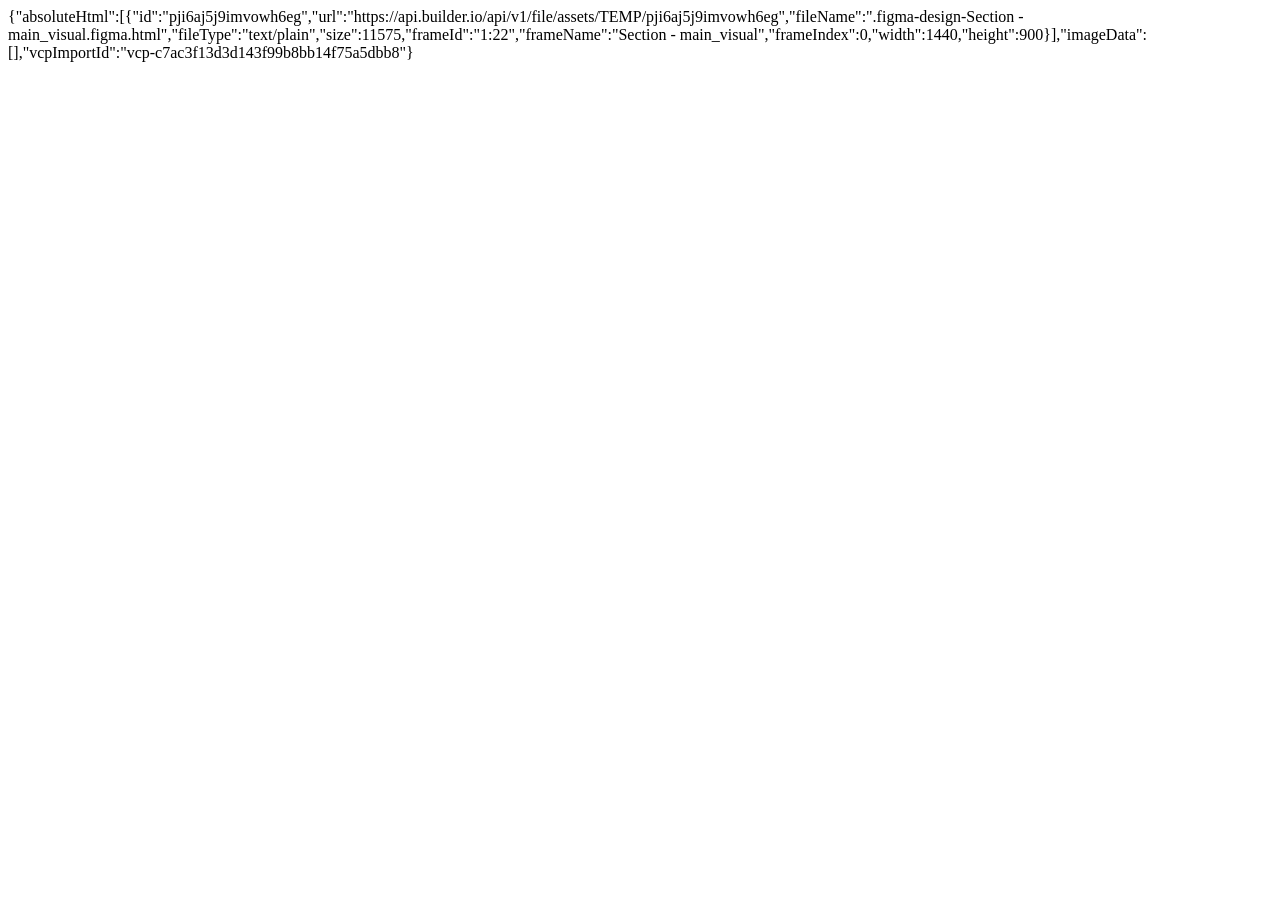
<file: 한미그룹채용/테스트코드/figma_code.html>
<!doctype html>
<html lang="en">
  <head>
    <meta charset="UTF-8" />
    <meta name="viewport" content="width=device-width, initial-scale=1.0" />
    <title>Document</title>
  </head>
  <body>
    {"absoluteHtml":[{"id":"pji6aj5j9imvowh6eg","url":"https://api.builder.io/api/v1/file/assets/TEMP/pji6aj5j9imvowh6eg","fileName":".figma-design-Section
    -
    main_visual.figma.html","fileType":"text/plain","size":11575,"frameId":"1:22","frameName":"Section
    -
    main_visual","frameIndex":0,"width":1440,"height":900}],"imageData":[],"vcpImportId":"vcp-c7ac3f13d3d143f99b8bb14f75a5dbb8"}
  </body>
</html>
</file>
